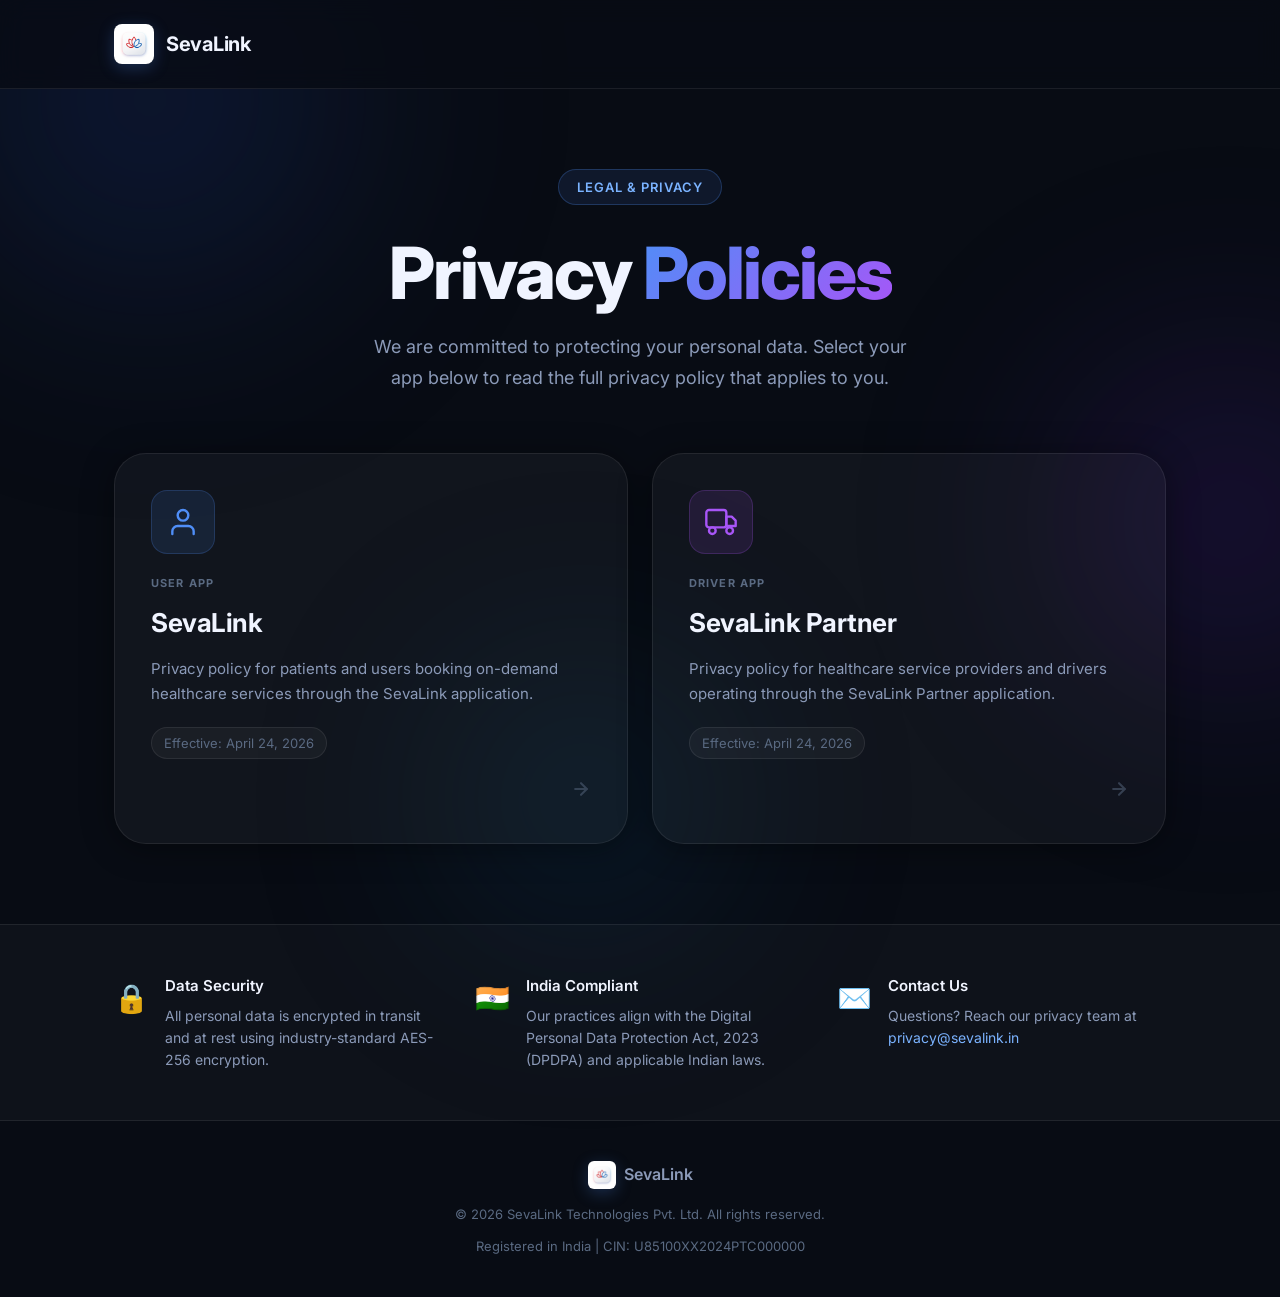
<file: index.html>
<!DOCTYPE html>
<html lang="en">
<head>
  <meta charset="UTF-8" />
  <meta name="viewport" content="width=device-width, initial-scale=1.0" />
  <title>SevaLink – Privacy Policy</title>
  <meta name="description" content="Privacy policies for SevaLink and SevaLink Partner. We are committed to protecting your privacy and personal data." />
  <link rel="preconnect" href="https://fonts.googleapis.com" />
  <link rel="preconnect" href="https://fonts.gstatic.com" crossorigin />
  <link href="https://fonts.googleapis.com/css2?family=Inter:wght@300;400;500;600;700;800&display=swap" rel="stylesheet" />
  <link rel="stylesheet" href="styles.css" />
</head>
<body>
  <!-- Background orbs -->
  <div class="bg-orb orb-1"></div>
  <div class="bg-orb orb-2"></div>
  <div class="bg-orb orb-3"></div>

  <!-- Header -->
  <header class="site-header">
    <div class="container">
      <div class="logo">
        <div class="logo-icon"><img src="logo.png" alt="SevaLink logo" /></div>
        <span class="logo-text">SevaLink</span>
      </div>
    </div>
  </header>

  <!-- Hero -->
  <section class="hero">
    <div class="container">
      <div class="hero-badge">Legal &amp; Privacy</div>
      <h1 class="hero-title">Privacy <span class="gradient-text">Policies</span></h1>
      <p class="hero-subtitle">
        We are committed to protecting your personal data. Select your app below to read the full privacy policy that applies to you.
      </p>
    </div>
  </section>

  <!-- Cards -->
  <section class="cards-section">
    <div class="container">
      <div class="cards-grid">

        <!-- SevaLink -->
        <a href="app-privacy.html" class="policy-card" id="app-policy-card">
          <div class="card-glow card-glow-blue"></div>
          <div class="card-icon-wrap icon-blue">
            <svg width="32" height="32" viewBox="0 0 24 24" fill="none" stroke="currentColor" stroke-width="1.8" stroke-linecap="round" stroke-linejoin="round">
              <path d="M20 21v-2a4 4 0 0 0-4-4H8a4 4 0 0 0-4 4v2"/>
              <circle cx="12" cy="7" r="4"/>
            </svg>
          </div>
          <div class="card-content">
            <div class="card-tag">User App</div>
            <h2 class="card-title">SevaLink</h2>
            <p class="card-desc">Privacy policy for patients and users booking on-demand healthcare services through the SevaLink application.</p>
            <div class="card-meta">
              <span class="meta-date">Effective: April 24, 2026</span>
            </div>
          </div>
          <div class="card-arrow">
            <svg width="20" height="20" viewBox="0 0 24 24" fill="none" stroke="currentColor" stroke-width="2.5" stroke-linecap="round" stroke-linejoin="round">
              <line x1="5" y1="12" x2="19" y2="12"/>
              <polyline points="12 5 19 12 12 19"/>
            </svg>
          </div>
        </a>

        <!-- SevaLink Partner -->
        <a href="driver-privacy.html" class="policy-card" id="driver-policy-card">
          <div class="card-glow card-glow-purple"></div>
          <div class="card-icon-wrap icon-purple">
            <svg width="32" height="32" viewBox="0 0 24 24" fill="none" stroke="currentColor" stroke-width="1.8" stroke-linecap="round" stroke-linejoin="round">
              <rect x="1" y="3" width="15" height="13" rx="2"/>
              <path d="M16 8h4l3 3v4h-7V8z"/>
              <circle cx="5.5" cy="18.5" r="2.5"/>
              <circle cx="18.5" cy="18.5" r="2.5"/>
            </svg>
          </div>
          <div class="card-content">
            <div class="card-tag">Driver App</div>
            <h2 class="card-title">SevaLink Partner</h2>
            <p class="card-desc">Privacy policy for healthcare service providers and drivers operating through the SevaLink Partner application.</p>
            <div class="card-meta">
              <span class="meta-date">Effective: April 24, 2026</span>
            </div>
          </div>
          <div class="card-arrow">
            <svg width="20" height="20" viewBox="0 0 24 24" fill="none" stroke="currentColor" stroke-width="2.5" stroke-linecap="round" stroke-linejoin="round">
              <line x1="5" y1="12" x2="19" y2="12"/>
              <polyline points="12 5 19 12 12 19"/>
            </svg>
          </div>
        </a>

      </div>
    </div>
  </section>

  <!-- Info Strip -->
  <section class="info-strip">
    <div class="container">
      <div class="info-grid">
        <div class="info-item">
          <div class="info-icon">🔒</div>
          <div>
            <strong>Data Security</strong>
            <p>All personal data is encrypted in transit and at rest using industry-standard AES-256 encryption.</p>
          </div>
        </div>
        <div class="info-item">
          <div class="info-icon">🇮🇳</div>
          <div>
            <strong>India Compliant</strong>
            <p>Our practices align with the Digital Personal Data Protection Act, 2023 (DPDPA) and applicable Indian laws.</p>
          </div>
        </div>
        <div class="info-item">
          <div class="info-icon">✉️</div>
          <div>
            <strong>Contact Us</strong>
            <p>Questions? Reach our privacy team at <a href="mailto:privacy@sevalink.in">privacy@sevalink.in</a></p>
          </div>
        </div>
      </div>
    </div>
  </section>

  <!-- Footer -->
  <footer class="site-footer">
    <div class="container">
      <div class="footer-inner">
        <div class="footer-logo">
          <div class="logo-icon logo-icon-sm"><img src="logo.png" alt="SevaLink logo" /></div>
          <span>SevaLink</span>
        </div>
        <p class="footer-copy">&copy; 2026 SevaLink Technologies Pvt. Ltd. All rights reserved.</p>
        <p class="footer-address">Registered in India | CIN: U85100XX2024PTC000000</p>
      </div>
    </div>
  </footer>
</body>
</html>
</file>
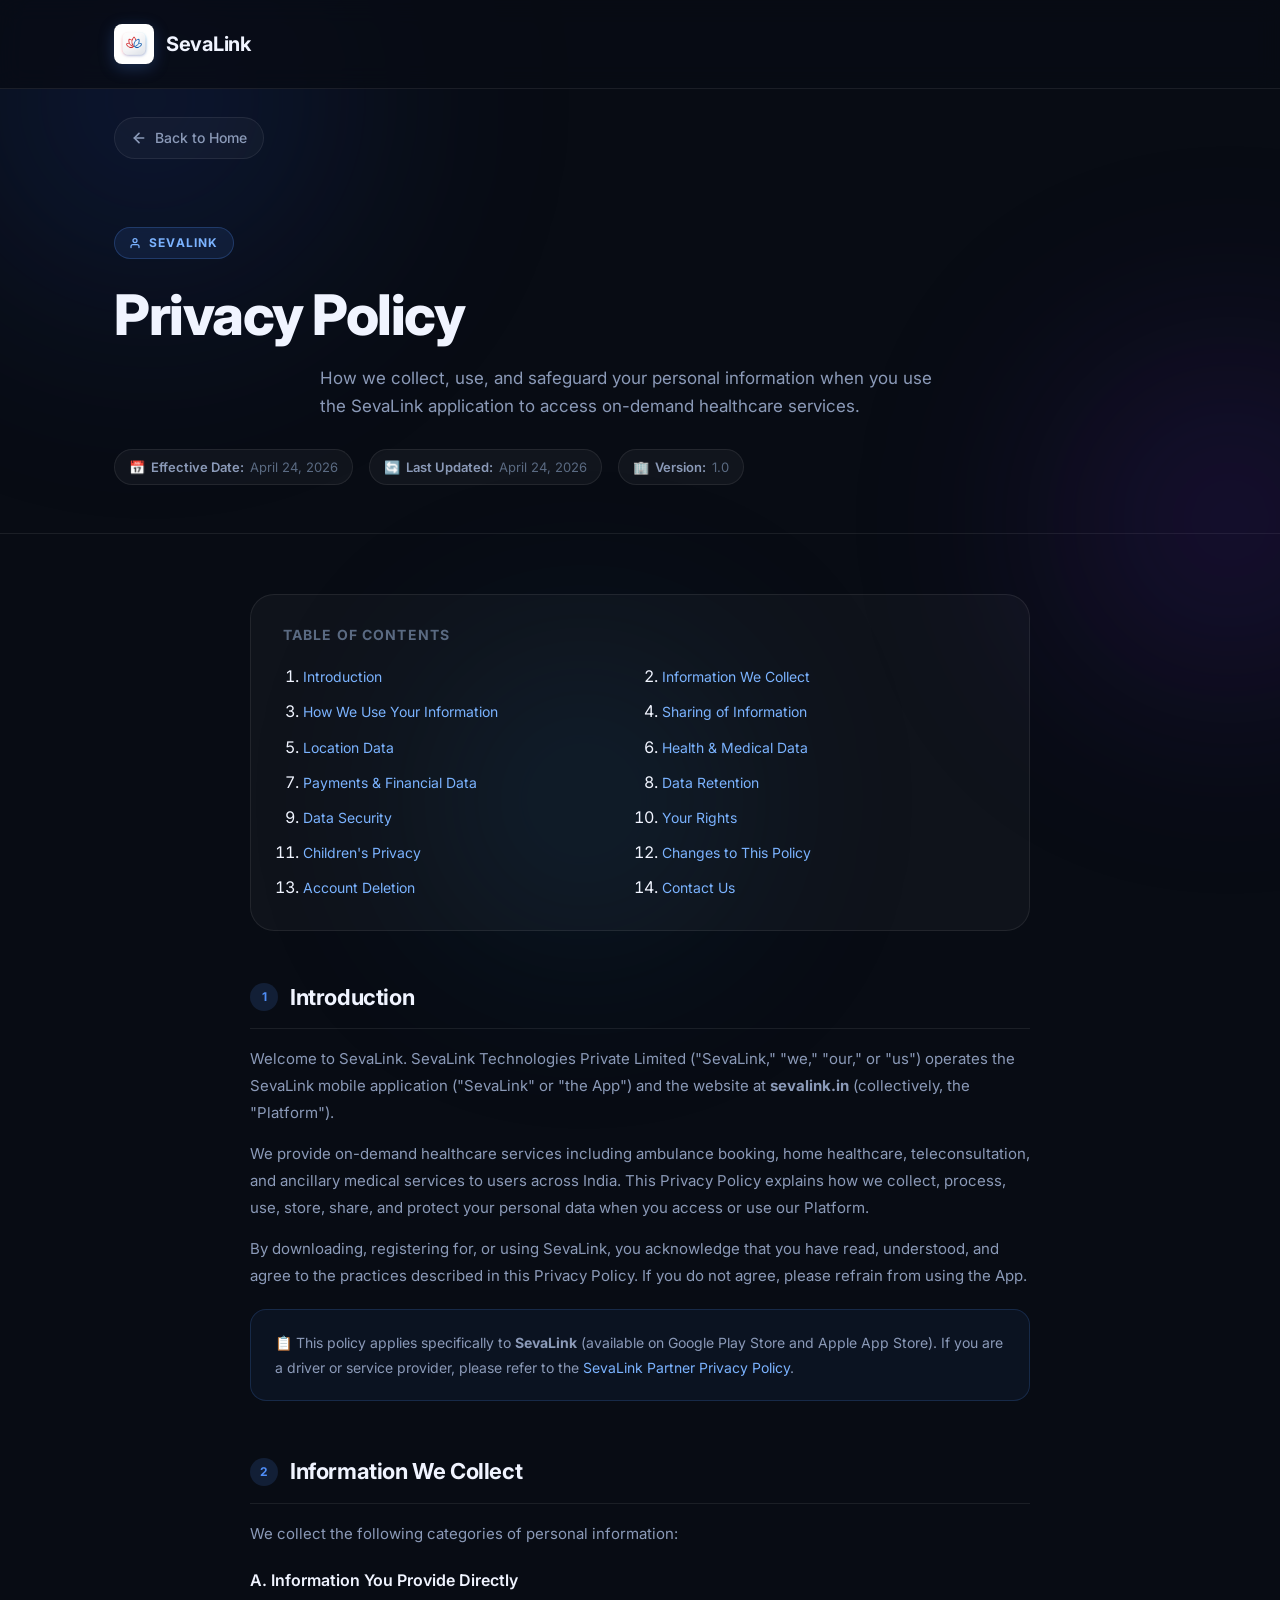
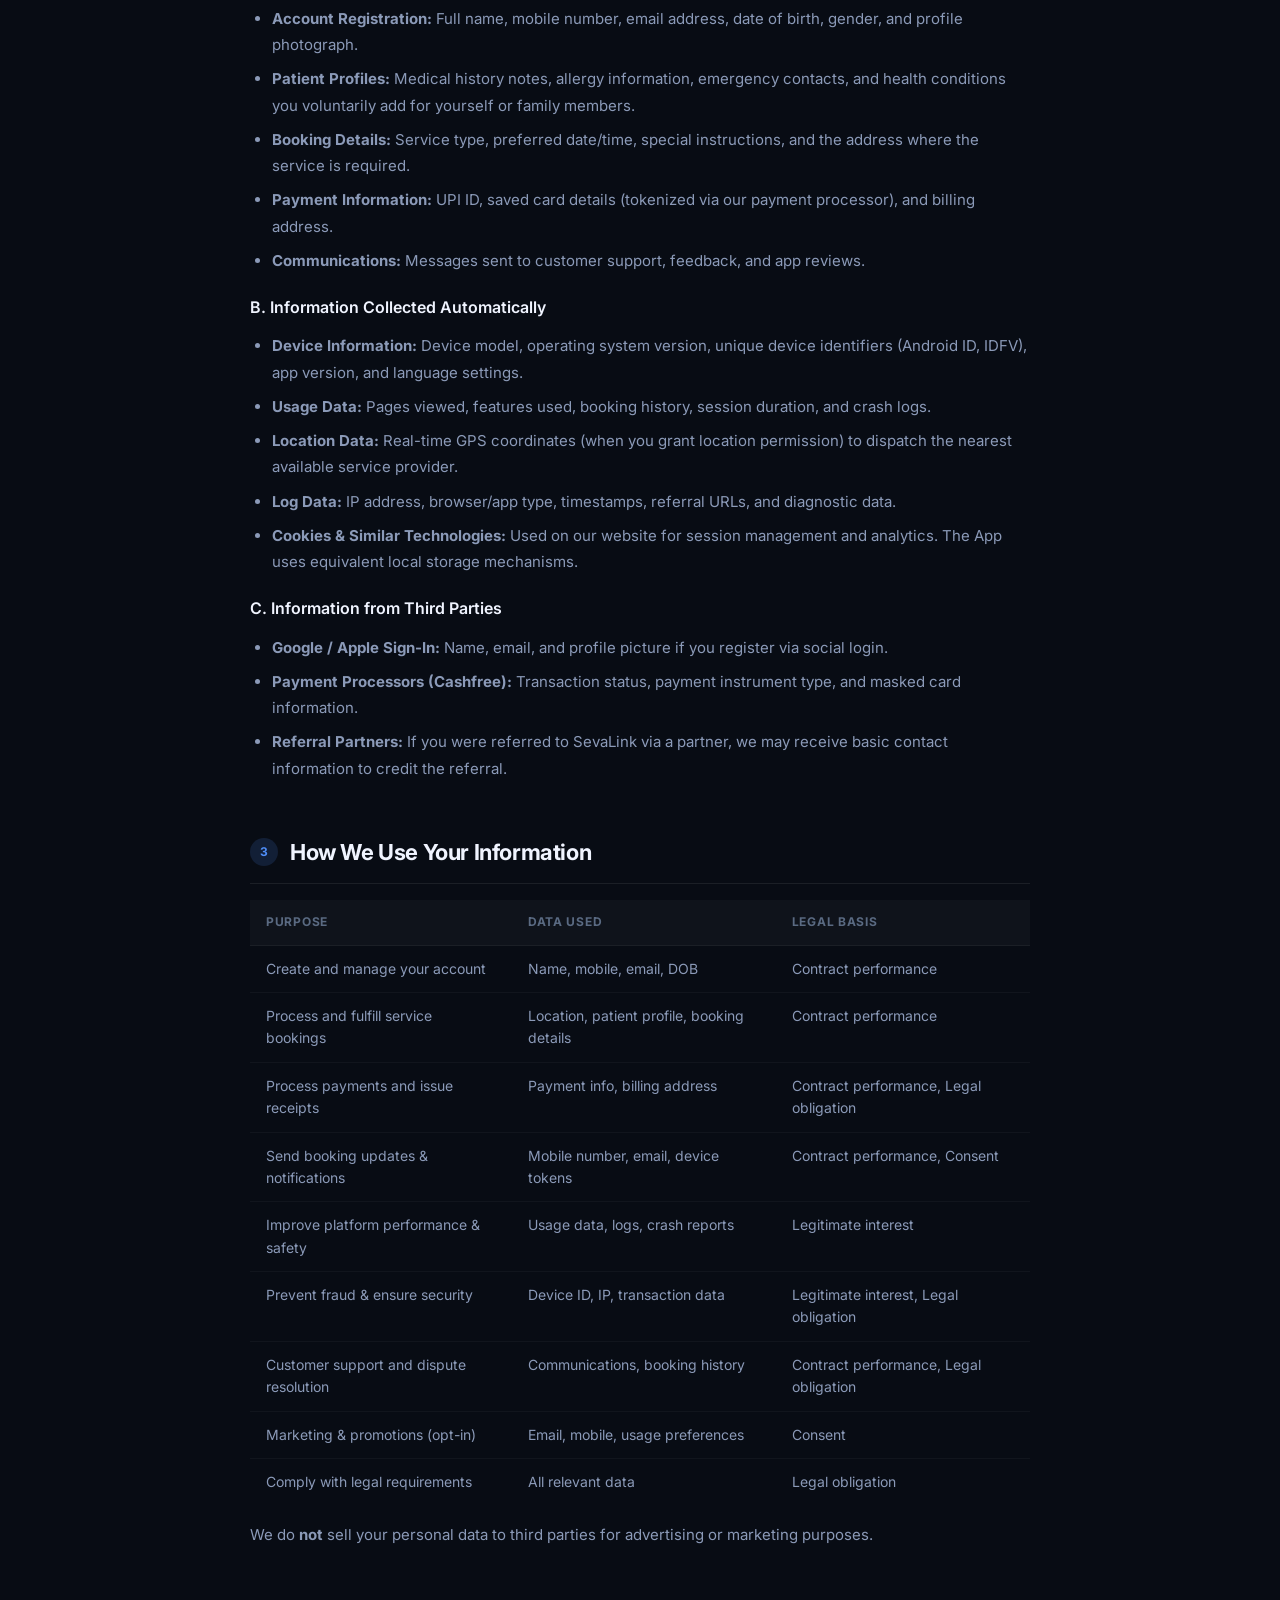
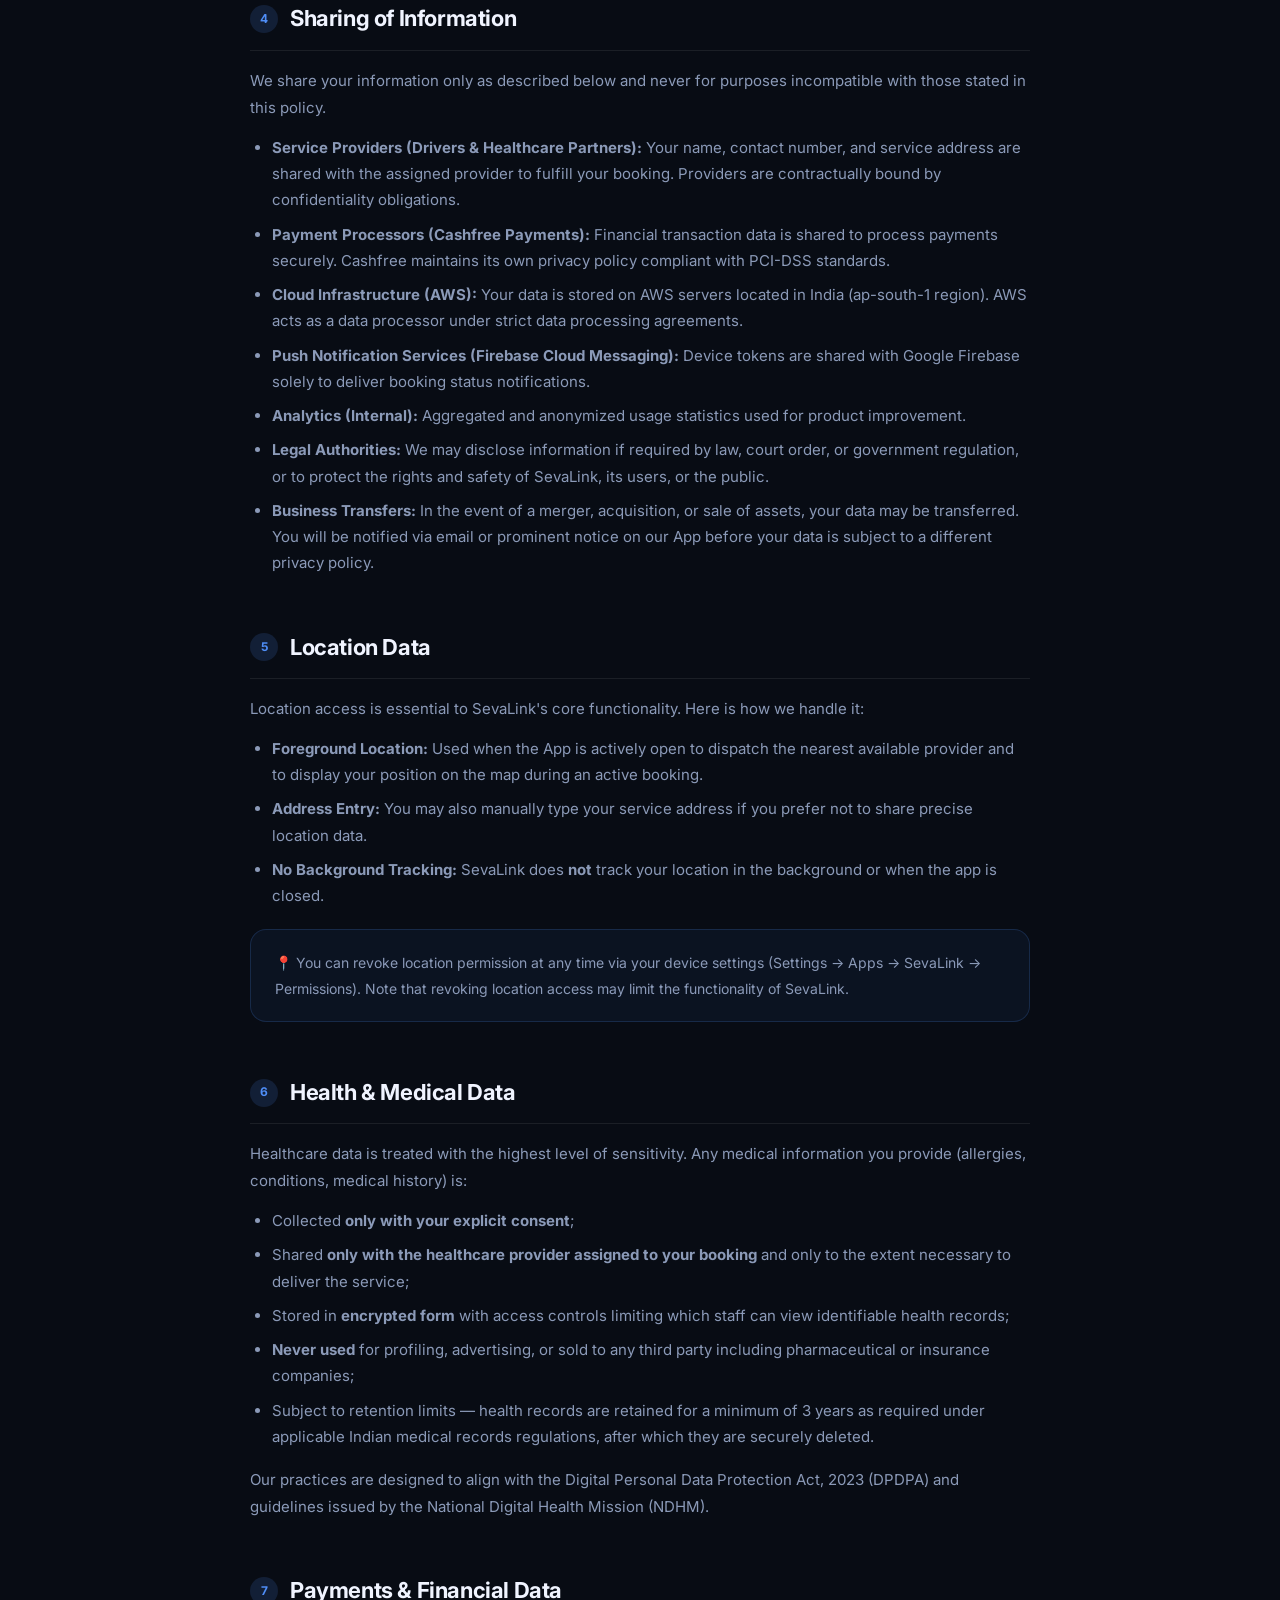
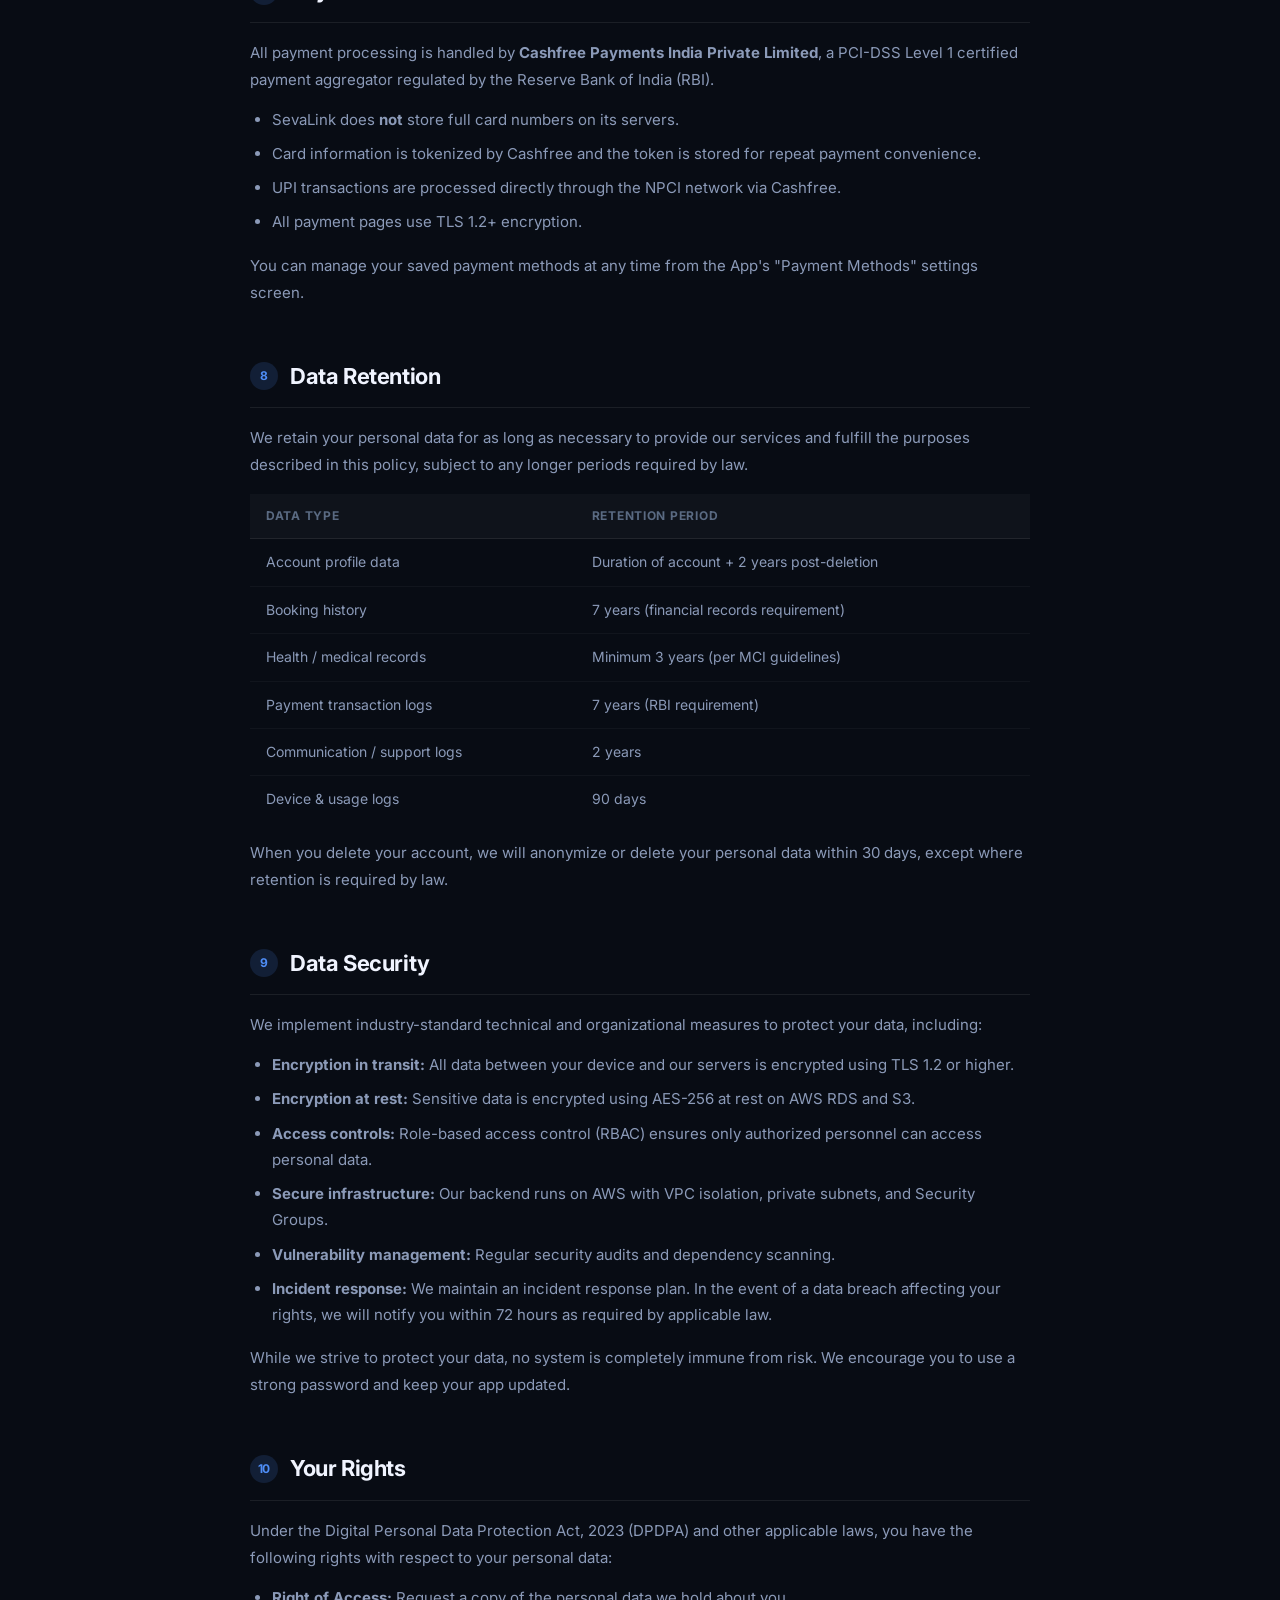
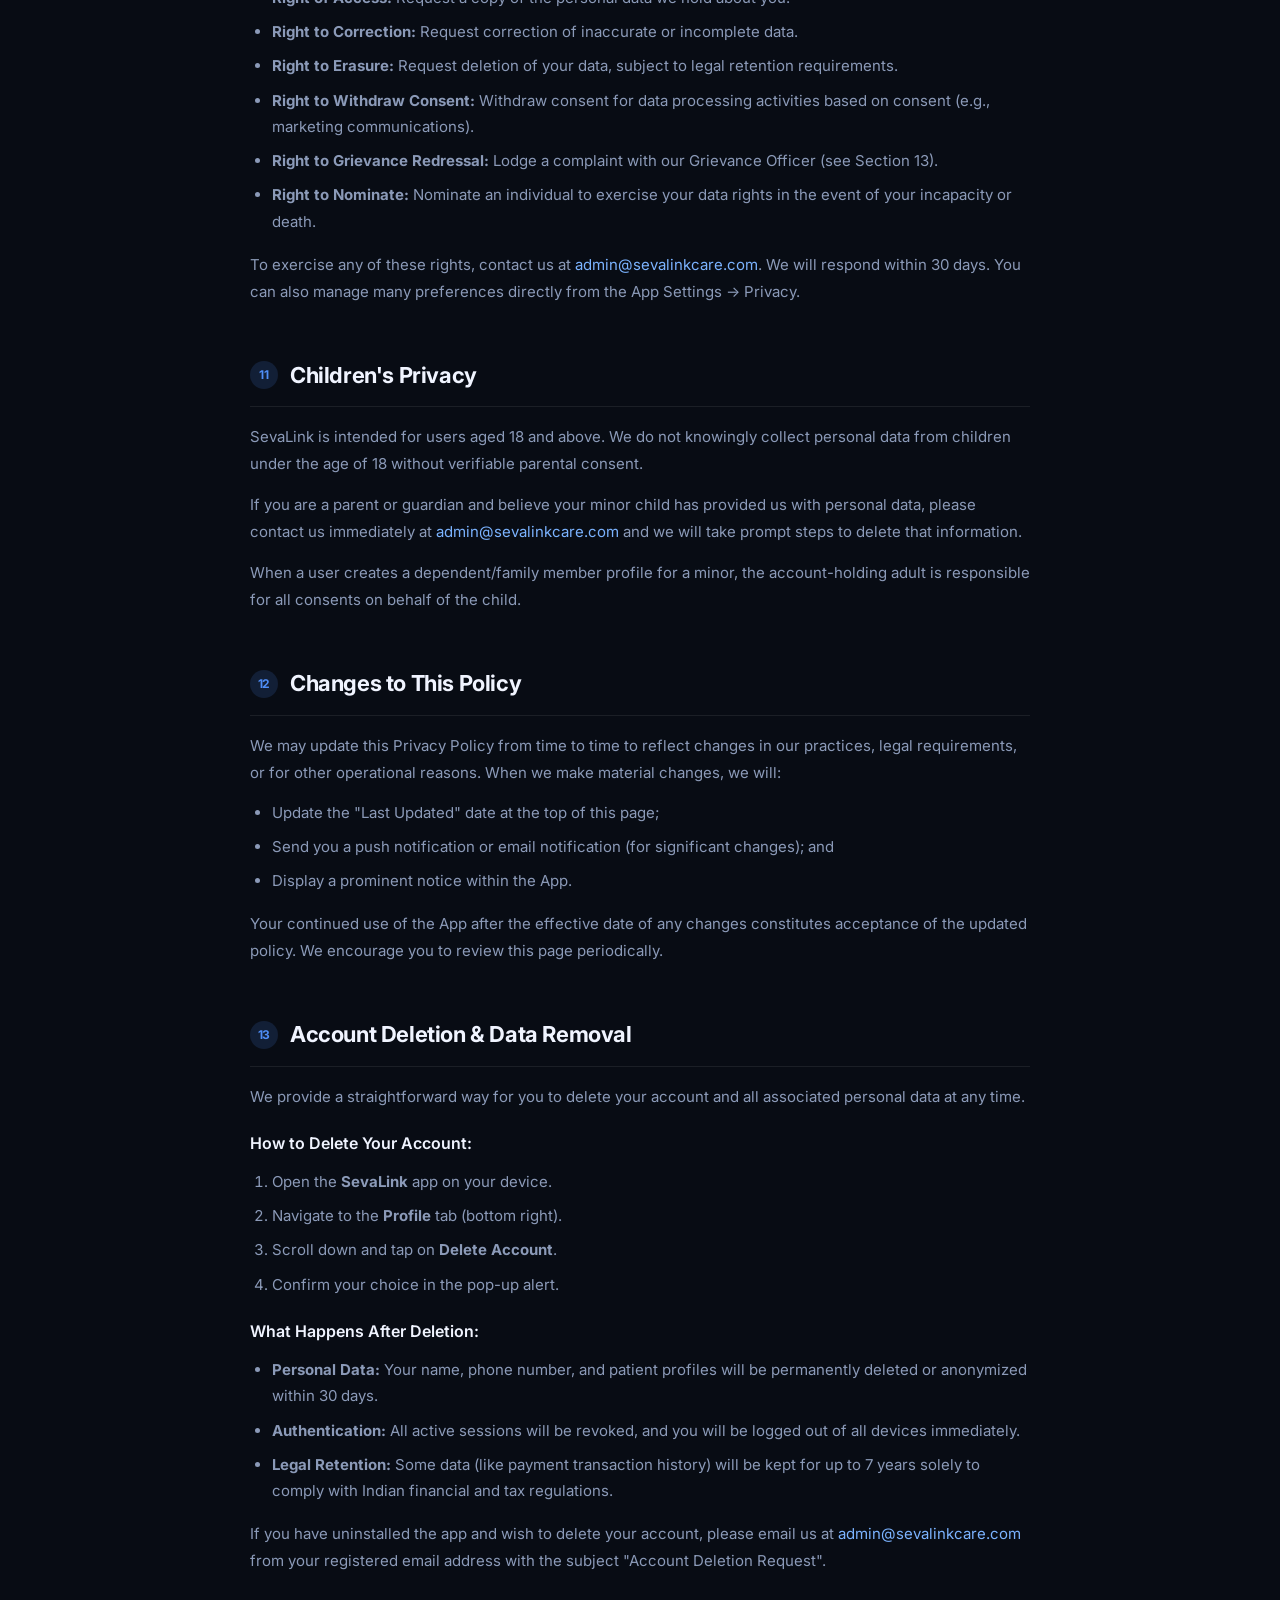
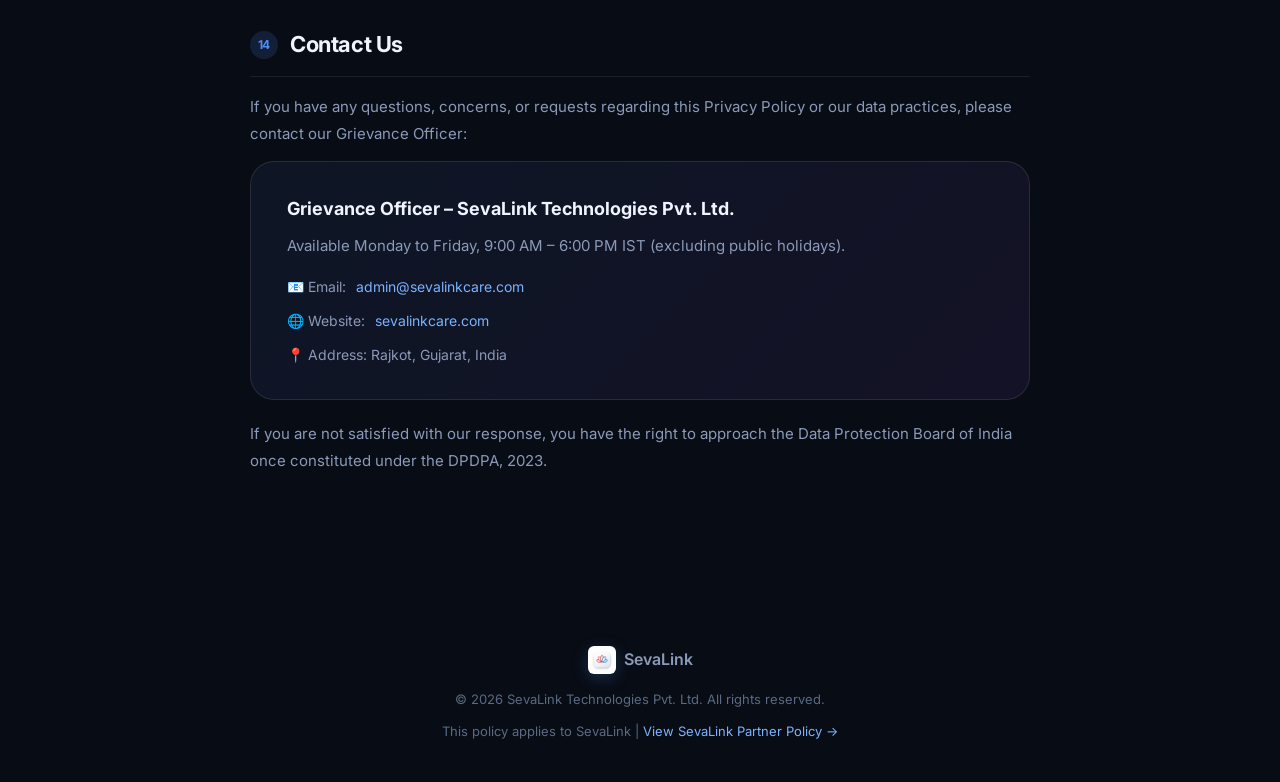
<file: app-privacy.html>
<!DOCTYPE html>
<html lang="en">
<head>
  <meta charset="UTF-8" />
  <meta name="viewport" content="width=device-width, initial-scale=1.0" />
  <title>Privacy Policy – SevaLink</title>
  <meta name="description" content="Privacy Policy for SevaLink. Learn how we collect, use, and protect your personal data when you use our on-demand healthcare platform." />
  <link rel="preconnect" href="https://fonts.googleapis.com" />
  <link rel="preconnect" href="https://fonts.gstatic.com" crossorigin />
  <link href="https://fonts.googleapis.com/css2?family=Inter:wght@300;400;500;600;700;800&display=swap" rel="stylesheet" />
  <link rel="stylesheet" href="styles.css" />
</head>
<body>
  <div class="bg-orb orb-1"></div>
  <div class="bg-orb orb-2"></div>
  <div class="bg-orb orb-3"></div>

  <header class="site-header">
    <div class="container">
      <div class="logo">
        <div class="logo-icon"><img src="logo.png" alt="SevaLink logo" /></div>
        <span class="logo-text">SevaLink</span>
      </div>
    </div>
  </header>

  <div class="container">
    <a href="index.html" class="nav-back" id="back-to-home">
      <svg width="16" height="16" viewBox="0 0 24 24" fill="none" stroke="currentColor" stroke-width="2.5" stroke-linecap="round" stroke-linejoin="round">
        <line x1="19" y1="12" x2="5" y2="12"/><polyline points="12 19 5 12 12 5"/>
      </svg>
      Back to Home
    </a>
  </div>

  <section class="policy-hero">
    <div class="container">
      <div class="policy-app-tag tag-blue">
        <svg width="12" height="12" viewBox="0 0 24 24" fill="none" stroke="currentColor" stroke-width="2.5" stroke-linecap="round" stroke-linejoin="round">
          <path d="M20 21v-2a4 4 0 0 0-4-4H8a4 4 0 0 0-4 4v2"/><circle cx="12" cy="7" r="4"/>
        </svg>
        SevaLink
      </div>
      <h1>Privacy Policy</h1>
      <p class="hero-subtitle">How we collect, use, and safeguard your personal information when you use the SevaLink application to access on-demand healthcare services.</p>
      <div class="policy-meta-row">
        <div class="policy-meta-pill">📅 <strong>Effective Date:</strong> April 24, 2026</div>
        <div class="policy-meta-pill">🔄 <strong>Last Updated:</strong> April 24, 2026</div>
        <div class="policy-meta-pill">🏢 <strong>Version:</strong> 1.0</div>
      </div>
    </div>
  </section>

  <div class="container">
    <div class="policy-body">

      <!-- Table of Contents -->
      <div class="policy-toc">
        <h3>Table of Contents</h3>
        <ol>
          <li><a href="#introduction">Introduction</a></li>
          <li><a href="#information-collected">Information We Collect</a></li>
          <li><a href="#how-we-use">How We Use Your Information</a></li>
          <li><a href="#sharing">Sharing of Information</a></li>
          <li><a href="#location">Location Data</a></li>
          <li><a href="#health-data">Health & Medical Data</a></li>
          <li><a href="#payments">Payments & Financial Data</a></li>
          <li><a href="#retention">Data Retention</a></li>
          <li><a href="#security">Data Security</a></li>
          <li><a href="#your-rights">Your Rights</a></li>
          <li><a href="#children">Children's Privacy</a></li>
          <li><a href="#changes">Changes to This Policy</a></li>
          <li><a href="#delete-account">Account Deletion</a></li>
          <li><a href="#contact">Contact Us</a></li>
        </ol>
      </div>

      <!-- 1. Introduction -->
      <div class="policy-section" id="introduction">
        <h2><span class="section-num num-blue">1</span> Introduction</h2>
        <p>Welcome to SevaLink. SevaLink Technologies Private Limited ("SevaLink," "we," "our," or "us") operates the SevaLink mobile application ("SevaLink" or "the App") and the website at <strong>sevalink.in</strong> (collectively, the "Platform").</p>
        <p>We provide on-demand healthcare services including ambulance booking, home healthcare, teleconsultation, and ancillary medical services to users across India. This Privacy Policy explains how we collect, process, use, store, share, and protect your personal data when you access or use our Platform.</p>
        <p>By downloading, registering for, or using SevaLink, you acknowledge that you have read, understood, and agree to the practices described in this Privacy Policy. If you do not agree, please refrain from using the App.</p>
        <div class="highlight-box">
          <p>📋 This policy applies specifically to <strong>SevaLink</strong> (available on Google Play Store and Apple App Store). If you are a driver or service provider, please refer to the <a href="driver-privacy.html">SevaLink Partner Privacy Policy</a>.</p>
        </div>
      </div>

      <!-- 2. Information We Collect -->
      <div class="policy-section" id="information-collected">
        <h2><span class="section-num num-blue">2</span> Information We Collect</h2>
        <p>We collect the following categories of personal information:</p>

        <h3 style="font-size:16px;font-weight:600;color:var(--text-primary);margin:20px 0 10px;">A. Information You Provide Directly</h3>
        <ul>
          <li><strong>Account Registration:</strong> Full name, mobile number, email address, date of birth, gender, and profile photograph.</li>
          <li><strong>Patient Profiles:</strong> Medical history notes, allergy information, emergency contacts, and health conditions you voluntarily add for yourself or family members.</li>
          <li><strong>Booking Details:</strong> Service type, preferred date/time, special instructions, and the address where the service is required.</li>
          <li><strong>Payment Information:</strong> UPI ID, saved card details (tokenized via our payment processor), and billing address.</li>
          <li><strong>Communications:</strong> Messages sent to customer support, feedback, and app reviews.</li>
        </ul>

        <h3 style="font-size:16px;font-weight:600;color:var(--text-primary);margin:20px 0 10px;">B. Information Collected Automatically</h3>
        <ul>
          <li><strong>Device Information:</strong> Device model, operating system version, unique device identifiers (Android ID, IDFV), app version, and language settings.</li>
          <li><strong>Usage Data:</strong> Pages viewed, features used, booking history, session duration, and crash logs.</li>
          <li><strong>Location Data:</strong> Real-time GPS coordinates (when you grant location permission) to dispatch the nearest available service provider.</li>
          <li><strong>Log Data:</strong> IP address, browser/app type, timestamps, referral URLs, and diagnostic data.</li>
          <li><strong>Cookies & Similar Technologies:</strong> Used on our website for session management and analytics. The App uses equivalent local storage mechanisms.</li>
        </ul>

        <h3 style="font-size:16px;font-weight:600;color:var(--text-primary);margin:20px 0 10px;">C. Information from Third Parties</h3>
        <ul>
          <li><strong>Google / Apple Sign-In:</strong> Name, email, and profile picture if you register via social login.</li>
          <li><strong>Payment Processors (Cashfree):</strong> Transaction status, payment instrument type, and masked card information.</li>
          <li><strong>Referral Partners:</strong> If you were referred to SevaLink via a partner, we may receive basic contact information to credit the referral.</li>
        </ul>
      </div>

      <!-- 3. How We Use Your Information -->
      <div class="policy-section" id="how-we-use">
        <h2><span class="section-num num-blue">3</span> How We Use Your Information</h2>
        <table class="data-table">
          <thead>
            <tr>
              <th>Purpose</th>
              <th>Data Used</th>
              <th>Legal Basis</th>
            </tr>
          </thead>
          <tbody>
            <tr>
              <td>Create and manage your account</td>
              <td>Name, mobile, email, DOB</td>
              <td>Contract performance</td>
            </tr>
            <tr>
              <td>Process and fulfill service bookings</td>
              <td>Location, patient profile, booking details</td>
              <td>Contract performance</td>
            </tr>
            <tr>
              <td>Process payments and issue receipts</td>
              <td>Payment info, billing address</td>
              <td>Contract performance, Legal obligation</td>
            </tr>
            <tr>
              <td>Send booking updates & notifications</td>
              <td>Mobile number, email, device tokens</td>
              <td>Contract performance, Consent</td>
            </tr>
            <tr>
              <td>Improve platform performance & safety</td>
              <td>Usage data, logs, crash reports</td>
              <td>Legitimate interest</td>
            </tr>
            <tr>
              <td>Prevent fraud & ensure security</td>
              <td>Device ID, IP, transaction data</td>
              <td>Legitimate interest, Legal obligation</td>
            </tr>
            <tr>
              <td>Customer support and dispute resolution</td>
              <td>Communications, booking history</td>
              <td>Contract performance, Legal obligation</td>
            </tr>
            <tr>
              <td>Marketing & promotions (opt-in)</td>
              <td>Email, mobile, usage preferences</td>
              <td>Consent</td>
            </tr>
            <tr>
              <td>Comply with legal requirements</td>
              <td>All relevant data</td>
              <td>Legal obligation</td>
            </tr>
          </tbody>
        </table>
        <p>We do <strong>not</strong> sell your personal data to third parties for advertising or marketing purposes.</p>
      </div>

      <!-- 4. Sharing -->
      <div class="policy-section" id="sharing">
        <h2><span class="section-num num-blue">4</span> Sharing of Information</h2>
        <p>We share your information only as described below and never for purposes incompatible with those stated in this policy.</p>
        <ul>
          <li><strong>Service Providers (Drivers & Healthcare Partners):</strong> Your name, contact number, and service address are shared with the assigned provider to fulfill your booking. Providers are contractually bound by confidentiality obligations.</li>
          <li><strong>Payment Processors (Cashfree Payments):</strong> Financial transaction data is shared to process payments securely. Cashfree maintains its own privacy policy compliant with PCI-DSS standards.</li>
          <li><strong>Cloud Infrastructure (AWS):</strong> Your data is stored on AWS servers located in India (ap-south-1 region). AWS acts as a data processor under strict data processing agreements.</li>
          <li><strong>Push Notification Services (Firebase Cloud Messaging):</strong> Device tokens are shared with Google Firebase solely to deliver booking status notifications.</li>
          <li><strong>Analytics (Internal):</strong> Aggregated and anonymized usage statistics used for product improvement.</li>
          <li><strong>Legal Authorities:</strong> We may disclose information if required by law, court order, or government regulation, or to protect the rights and safety of SevaLink, its users, or the public.</li>
          <li><strong>Business Transfers:</strong> In the event of a merger, acquisition, or sale of assets, your data may be transferred. You will be notified via email or prominent notice on our App before your data is subject to a different privacy policy.</li>
        </ul>
      </div>

      <!-- 5. Location Data -->
      <div class="policy-section" id="location">
        <h2><span class="section-num num-blue">5</span> Location Data</h2>
        <p>Location access is essential to SevaLink's core functionality. Here is how we handle it:</p>
        <ul>
          <li><strong>Foreground Location:</strong> Used when the App is actively open to dispatch the nearest available provider and to display your position on the map during an active booking.</li>
          <li><strong>Address Entry:</strong> You may also manually type your service address if you prefer not to share precise location data.</li>
          <li><strong>No Background Tracking:</strong> SevaLink does <strong>not</strong> track your location in the background or when the app is closed.</li>
        </ul>
        <div class="highlight-box">
          <p>📍 You can revoke location permission at any time via your device settings (Settings → Apps → SevaLink → Permissions). Note that revoking location access may limit the functionality of SevaLink.</p>
        </div>
      </div>

      <!-- 6. Health Data -->
      <div class="policy-section" id="health-data">
        <h2><span class="section-num num-blue">6</span> Health &amp; Medical Data</h2>
        <p>Healthcare data is treated with the highest level of sensitivity. Any medical information you provide (allergies, conditions, medical history) is:</p>
        <ul>
          <li>Collected <strong>only with your explicit consent</strong>;</li>
          <li>Shared <strong>only with the healthcare provider assigned to your booking</strong> and only to the extent necessary to deliver the service;</li>
          <li>Stored in <strong>encrypted form</strong> with access controls limiting which staff can view identifiable health records;</li>
          <li><strong>Never used</strong> for profiling, advertising, or sold to any third party including pharmaceutical or insurance companies;</li>
          <li>Subject to retention limits — health records are retained for a minimum of 3 years as required under applicable Indian medical records regulations, after which they are securely deleted.</li>
        </ul>
        <p>Our practices are designed to align with the Digital Personal Data Protection Act, 2023 (DPDPA) and guidelines issued by the National Digital Health Mission (NDHM).</p>
      </div>

      <!-- 7. Payments -->
      <div class="policy-section" id="payments">
        <h2><span class="section-num num-blue">7</span> Payments &amp; Financial Data</h2>
        <p>All payment processing is handled by <strong>Cashfree Payments India Private Limited</strong>, a PCI-DSS Level 1 certified payment aggregator regulated by the Reserve Bank of India (RBI).</p>
        <ul>
          <li>SevaLink does <strong>not</strong> store full card numbers on its servers.</li>
          <li>Card information is tokenized by Cashfree and the token is stored for repeat payment convenience.</li>
          <li>UPI transactions are processed directly through the NPCI network via Cashfree.</li>
          <li>All payment pages use TLS 1.2+ encryption.</li>
        </ul>
        <p>You can manage your saved payment methods at any time from the App's "Payment Methods" settings screen.</p>
      </div>

      <!-- 8. Retention -->
      <div class="policy-section" id="retention">
        <h2><span class="section-num num-blue">8</span> Data Retention</h2>
        <p>We retain your personal data for as long as necessary to provide our services and fulfill the purposes described in this policy, subject to any longer periods required by law.</p>
        <table class="data-table">
          <thead>
            <tr><th>Data Type</th><th>Retention Period</th></tr>
          </thead>
          <tbody>
            <tr><td>Account profile data</td><td>Duration of account + 2 years post-deletion</td></tr>
            <tr><td>Booking history</td><td>7 years (financial records requirement)</td></tr>
            <tr><td>Health / medical records</td><td>Minimum 3 years (per MCI guidelines)</td></tr>
            <tr><td>Payment transaction logs</td><td>7 years (RBI requirement)</td></tr>
            <tr><td>Communication / support logs</td><td>2 years</td></tr>
            <tr><td>Device & usage logs</td><td>90 days</td></tr>
          </tbody>
        </table>
        <p>When you delete your account, we will anonymize or delete your personal data within 30 days, except where retention is required by law.</p>
      </div>

      <!-- 9. Security -->
      <div class="policy-section" id="security">
        <h2><span class="section-num num-blue">9</span> Data Security</h2>
        <p>We implement industry-standard technical and organizational measures to protect your data, including:</p>
        <ul>
          <li><strong>Encryption in transit:</strong> All data between your device and our servers is encrypted using TLS 1.2 or higher.</li>
          <li><strong>Encryption at rest:</strong> Sensitive data is encrypted using AES-256 at rest on AWS RDS and S3.</li>
          <li><strong>Access controls:</strong> Role-based access control (RBAC) ensures only authorized personnel can access personal data.</li>
          <li><strong>Secure infrastructure:</strong> Our backend runs on AWS with VPC isolation, private subnets, and Security Groups.</li>
          <li><strong>Vulnerability management:</strong> Regular security audits and dependency scanning.</li>
          <li><strong>Incident response:</strong> We maintain an incident response plan. In the event of a data breach affecting your rights, we will notify you within 72 hours as required by applicable law.</li>
        </ul>
        <p>While we strive to protect your data, no system is completely immune from risk. We encourage you to use a strong password and keep your app updated.</p>
      </div>

      <!-- 10. Your Rights -->
      <div class="policy-section" id="your-rights">
        <h2><span class="section-num num-blue">10</span> Your Rights</h2>
        <p>Under the Digital Personal Data Protection Act, 2023 (DPDPA) and other applicable laws, you have the following rights with respect to your personal data:</p>
        <ul>
          <li><strong>Right of Access:</strong> Request a copy of the personal data we hold about you.</li>
          <li><strong>Right to Correction:</strong> Request correction of inaccurate or incomplete data.</li>
          <li><strong>Right to Erasure:</strong> Request deletion of your data, subject to legal retention requirements.</li>
          <li><strong>Right to Withdraw Consent:</strong> Withdraw consent for data processing activities based on consent (e.g., marketing communications).</li>
          <li><strong>Right to Grievance Redressal:</strong> Lodge a complaint with our Grievance Officer (see Section 13).</li>
          <li><strong>Right to Nominate:</strong> Nominate an individual to exercise your data rights in the event of your incapacity or death.</li>
        </ul>
        <p>To exercise any of these rights, contact us at <a href="mailto:admin@sevalinkcare.com">admin@sevalinkcare.com</a>. We will respond within 30 days. You can also manage many preferences directly from the App Settings → Privacy.</p>
      </div>

      <!-- 11. Children -->
      <div class="policy-section" id="children">
        <h2><span class="section-num num-blue">11</span> Children's Privacy</h2>
        <p>SevaLink is intended for users aged 18 and above. We do not knowingly collect personal data from children under the age of 18 without verifiable parental consent.</p>
        <p>If you are a parent or guardian and believe your minor child has provided us with personal data, please contact us immediately at <a href="mailto:admin@sevalinkcare.com">admin@sevalinkcare.com</a> and we will take prompt steps to delete that information.</p>
        <p>When a user creates a dependent/family member profile for a minor, the account-holding adult is responsible for all consents on behalf of the child.</p>
      </div>

      <!-- 12. Changes -->
      <div class="policy-section" id="changes">
        <h2><span class="section-num num-blue">12</span> Changes to This Policy</h2>
        <p>We may update this Privacy Policy from time to time to reflect changes in our practices, legal requirements, or for other operational reasons. When we make material changes, we will:</p>
        <ul>
          <li>Update the "Last Updated" date at the top of this page;</li>
          <li>Send you a push notification or email notification (for significant changes); and</li>
          <li>Display a prominent notice within the App.</li>
        </ul>
        <p>Your continued use of the App after the effective date of any changes constitutes acceptance of the updated policy. We encourage you to review this page periodically.</p>
      </div>

      <!-- 13. Account Deletion -->
      <div class="policy-section" id="delete-account">
        <h2><span class="section-num num-blue">13</span> Account Deletion & Data Removal</h2>
        <p>We provide a straightforward way for you to delete your account and all associated personal data at any time.</p>
        
        <h3 style="font-size:16px;font-weight:600;color:var(--text-primary);margin:20px 0 10px;">How to Delete Your Account:</h3>
        <ol>
          <li>Open the <strong>SevaLink</strong> app on your device.</li>
          <li>Navigate to the <strong>Profile</strong> tab (bottom right).</li>
          <li>Scroll down and tap on <strong>Delete Account</strong>.</li>
          <li>Confirm your choice in the pop-up alert.</li>
        </ol>

        <h3 style="font-size:16px;font-weight:600;color:var(--text-primary);margin:20px 0 10px;">What Happens After Deletion:</h3>
        <ul>
          <li><strong>Personal Data:</strong> Your name, phone number, and patient profiles will be permanently deleted or anonymized within 30 days.</li>
          <li><strong>Authentication:</strong> All active sessions will be revoked, and you will be logged out of all devices immediately.</li>
          <li><strong>Legal Retention:</strong> Some data (like payment transaction history) will be kept for up to 7 years solely to comply with Indian financial and tax regulations.</li>
        </ul>

        <p>If you have uninstalled the app and wish to delete your account, please email us at <a href="mailto:admin@sevalinkcare.com">admin@sevalinkcare.com</a> from your registered email address with the subject "Account Deletion Request".</p>
      </div>

      <!-- 14. Contact -->
      <div class="policy-section" id="contact">
        <h2><span class="section-num num-blue">14</span> Contact Us</h2>
        <p>If you have any questions, concerns, or requests regarding this Privacy Policy or our data practices, please contact our Grievance Officer:</p>
        <div class="contact-card">
          <h3>Grievance Officer – SevaLink Technologies Pvt. Ltd.</h3>
          <p>Available Monday to Friday, 9:00 AM – 6:00 PM IST (excluding public holidays).</p>
          <div class="contact-row">
            <div class="contact-item">📧 Email: <a href="mailto:admin@sevalinkcare.com">admin@sevalinkcare.com</a></div>
            <div class="contact-item">🌐 Website: <a href="https://sevalinkcare.com">sevalinkcare.com</a></div>
            <div class="contact-item">📍 Address: Rajkot, Gujarat, India</div>
          </div>
        </div>
        <p style="margin-top:20px">If you are not satisfied with our response, you have the right to approach the Data Protection Board of India once constituted under the DPDPA, 2023.</p>
      </div>

    </div>
  </div>

  <footer class="site-footer">
    <div class="container">
      <div class="footer-inner">
        <div class="footer-logo">
          <div class="logo-icon logo-icon-sm"><img src="logo.png" alt="SevaLink logo" /></div>
          <span>SevaLink</span>
        </div>
        <p class="footer-copy">&copy; 2026 SevaLink Technologies Pvt. Ltd. All rights reserved.</p>
        <p class="footer-address">This policy applies to SevaLink | <a href="driver-privacy.html" style="color:var(--blue-light);text-decoration:none;">View SevaLink Partner Policy →</a></p>
      </div>
    </div>
  </footer>
</body>
</html>
</file>
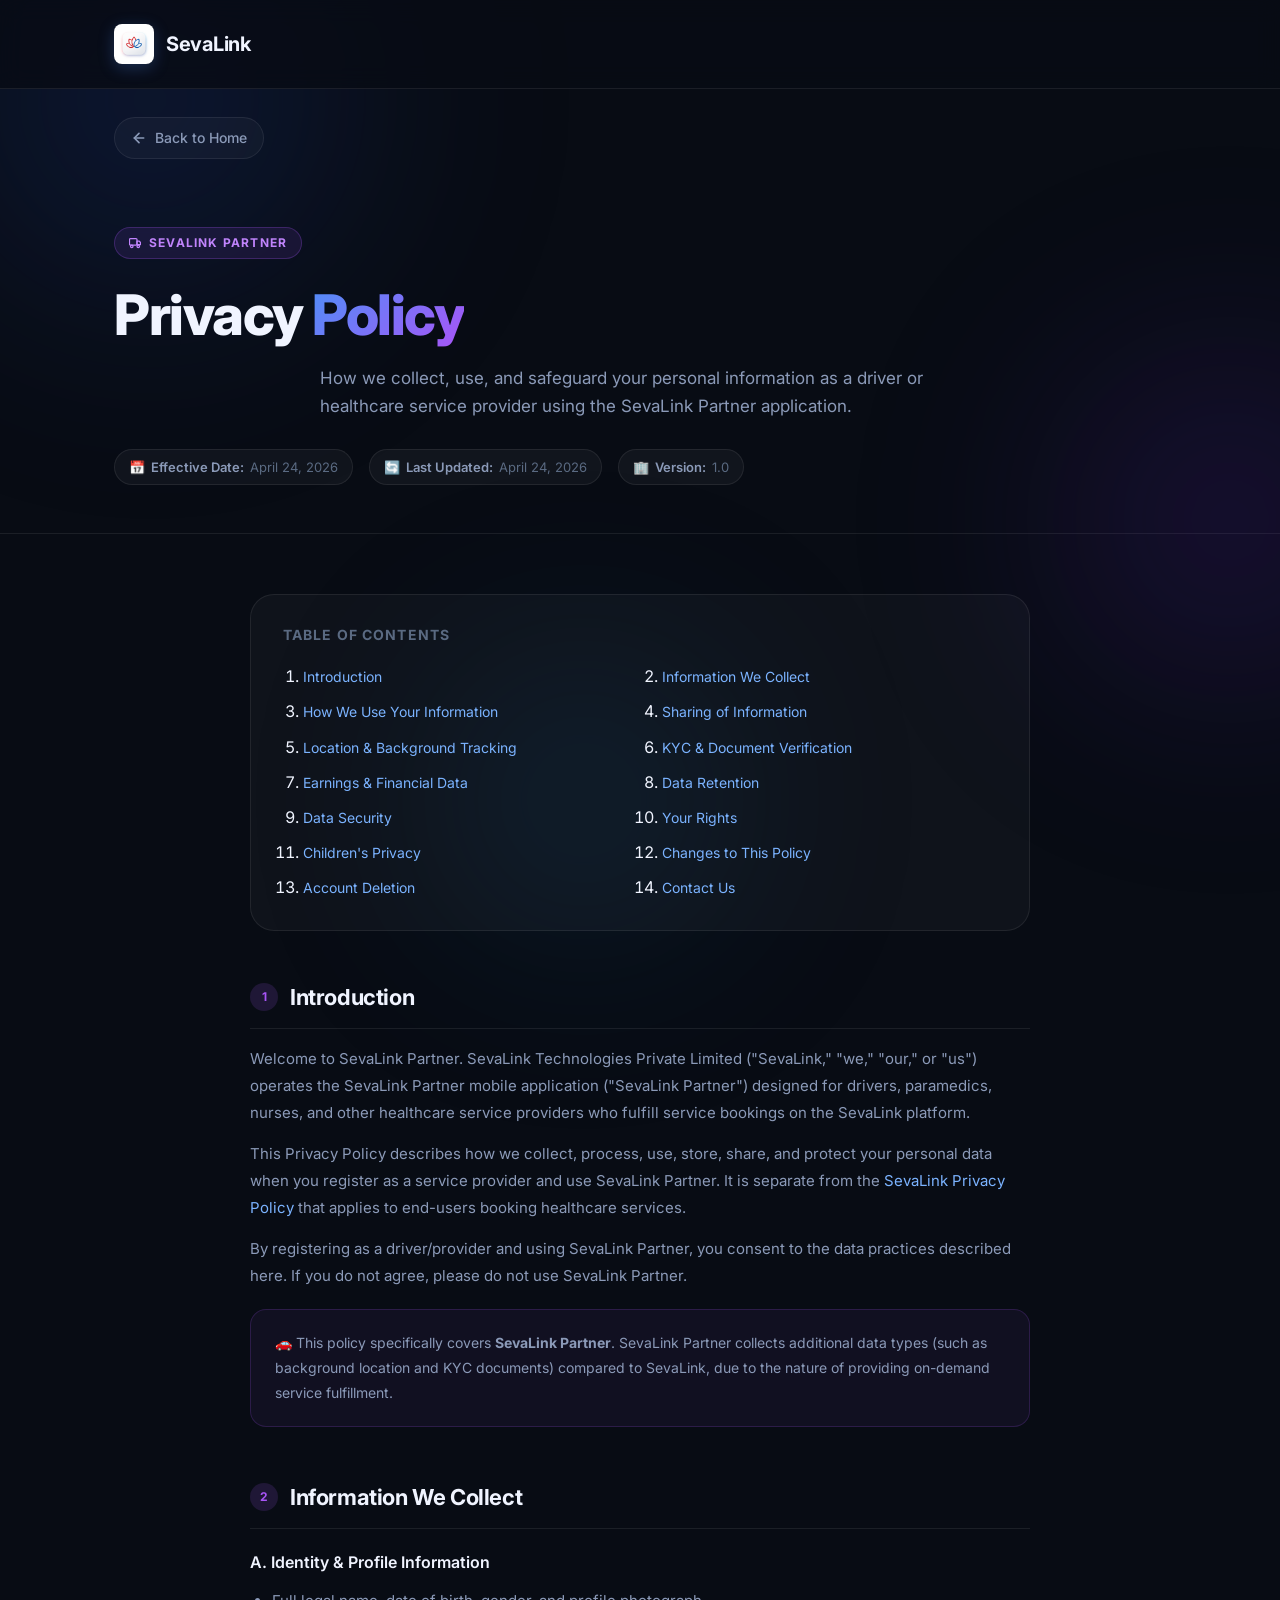
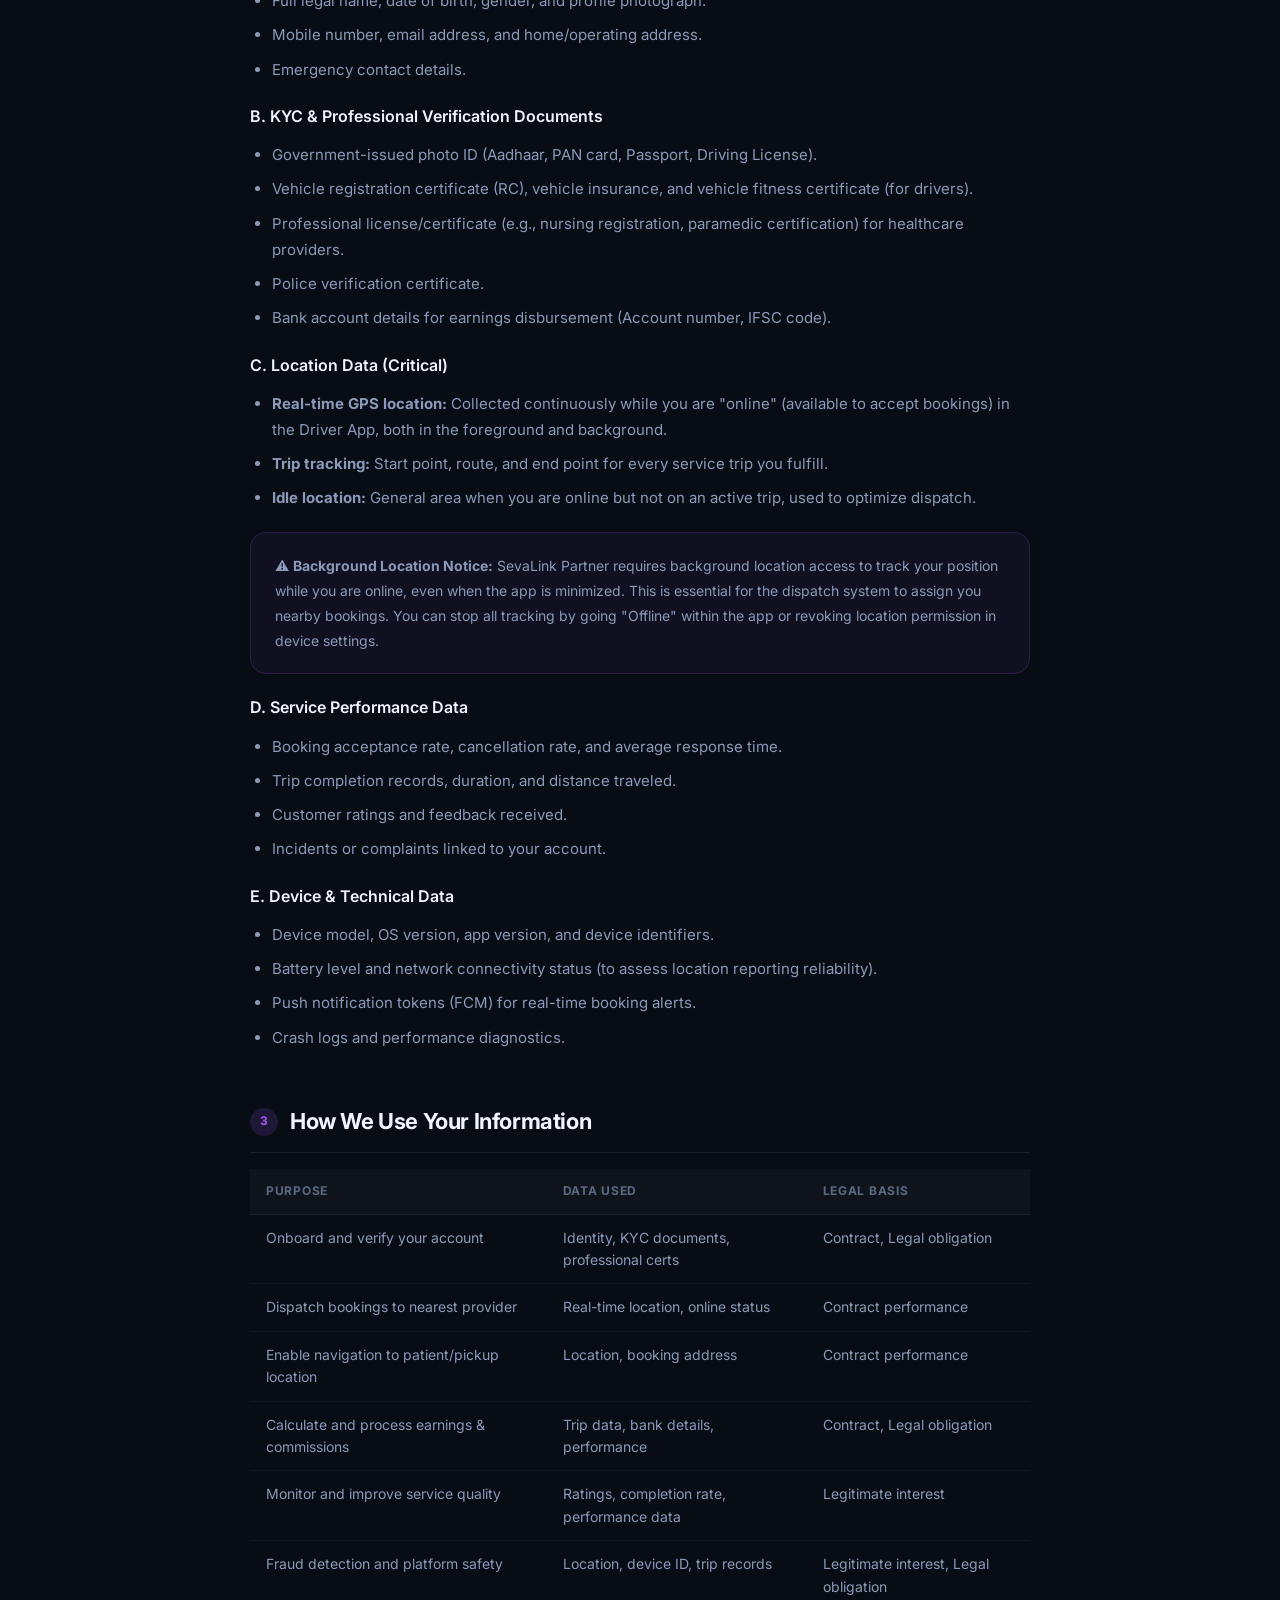
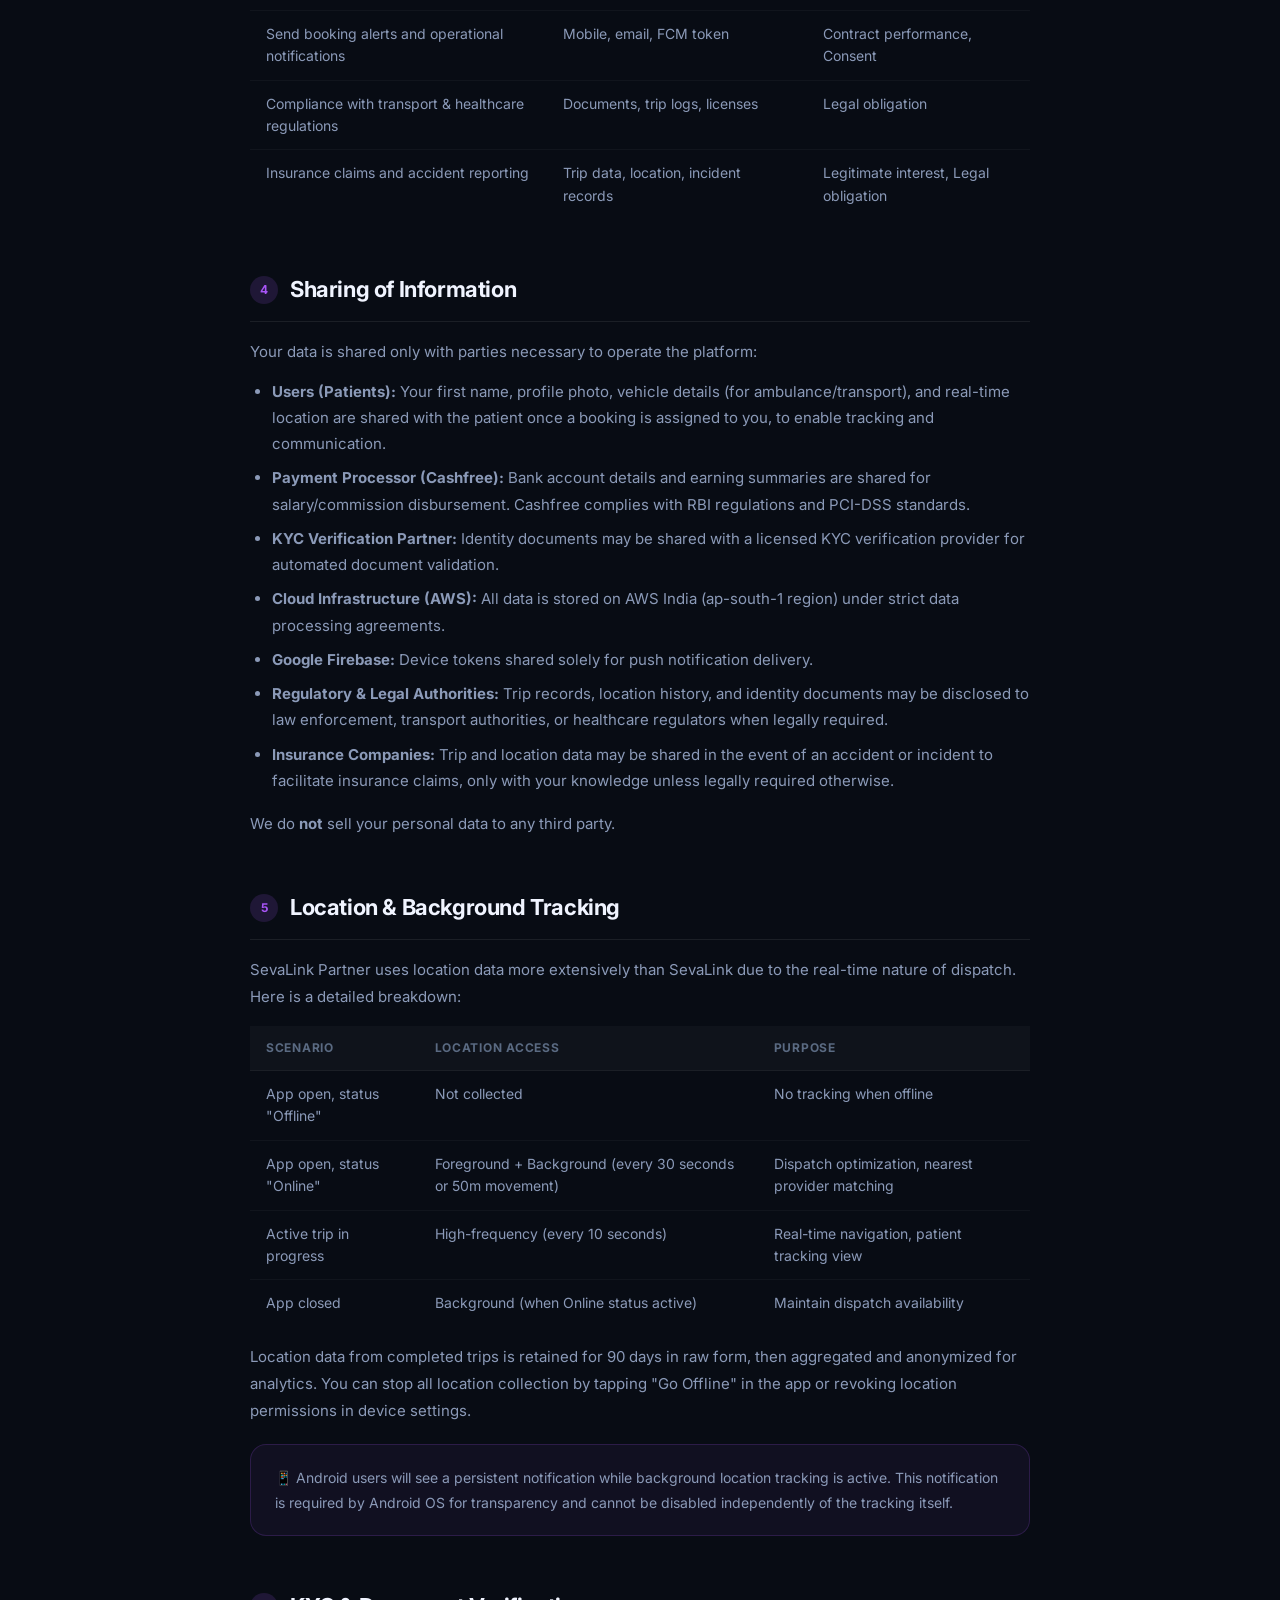
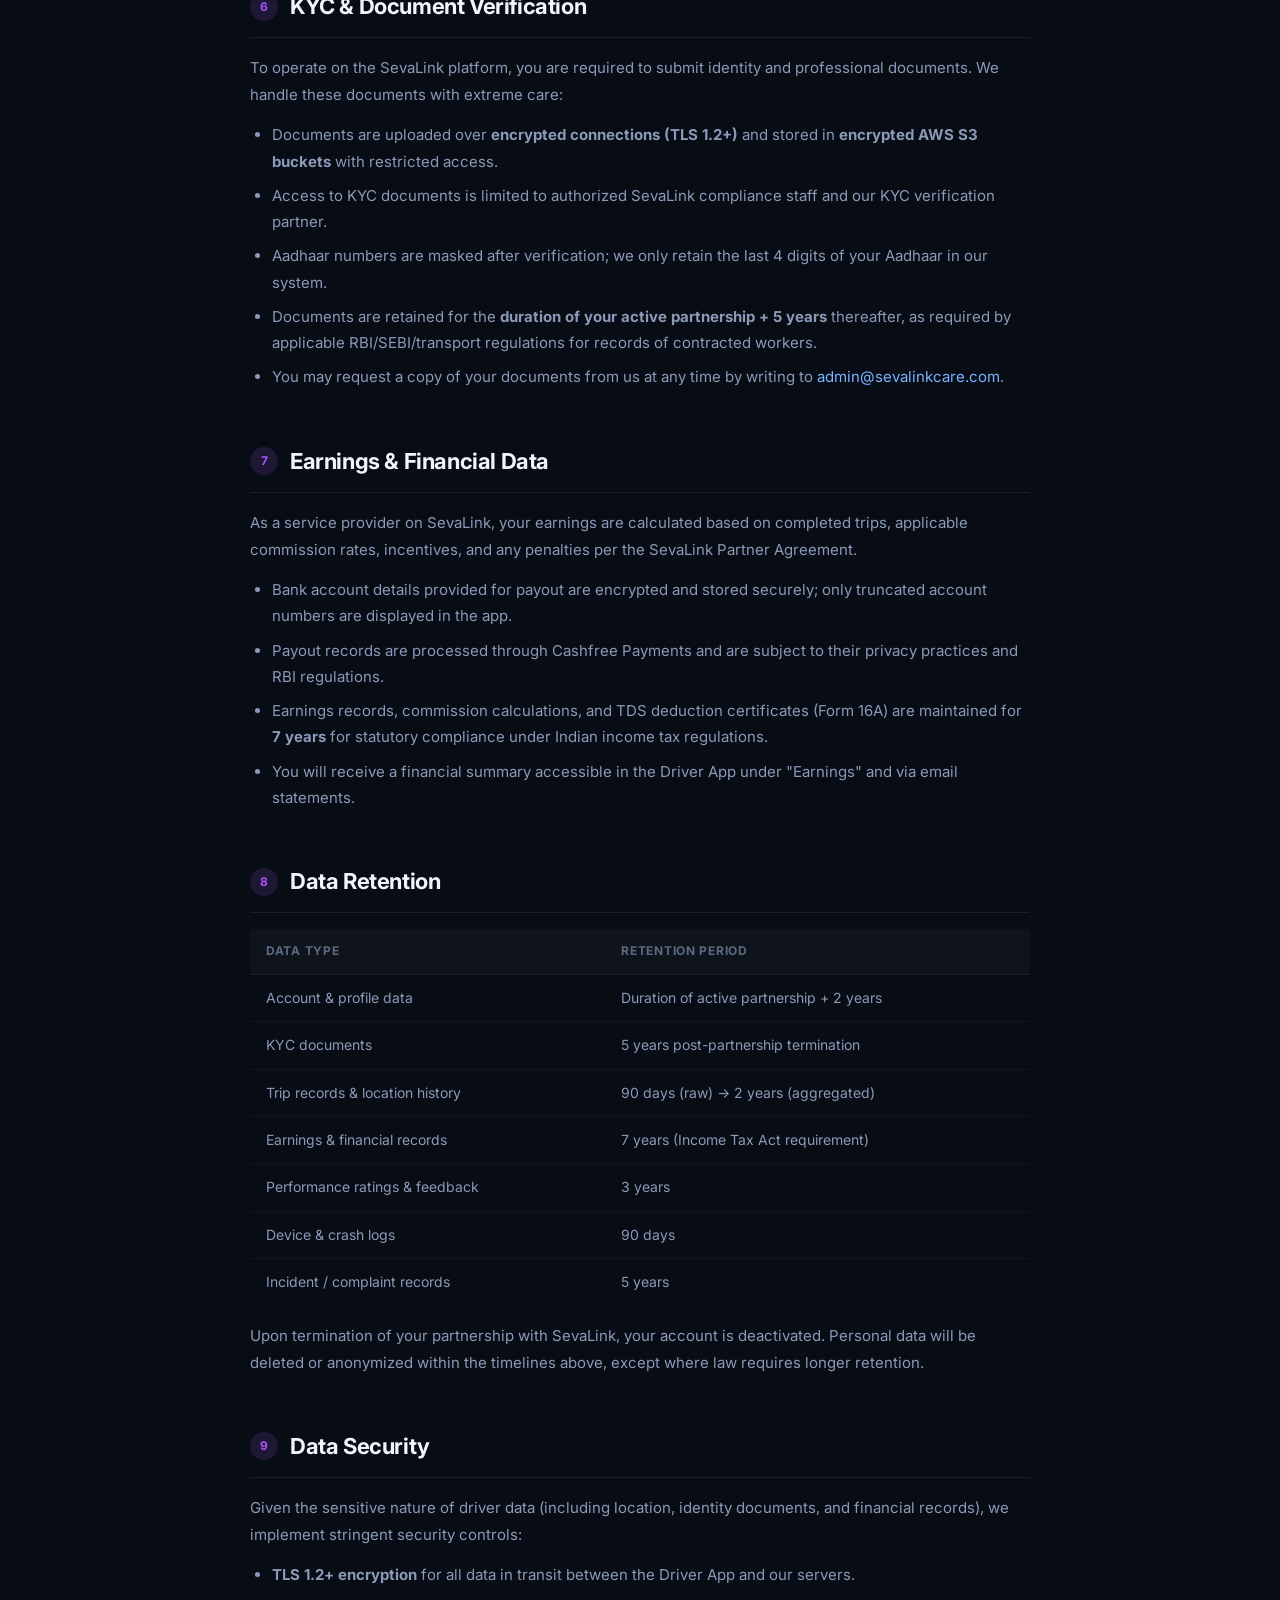
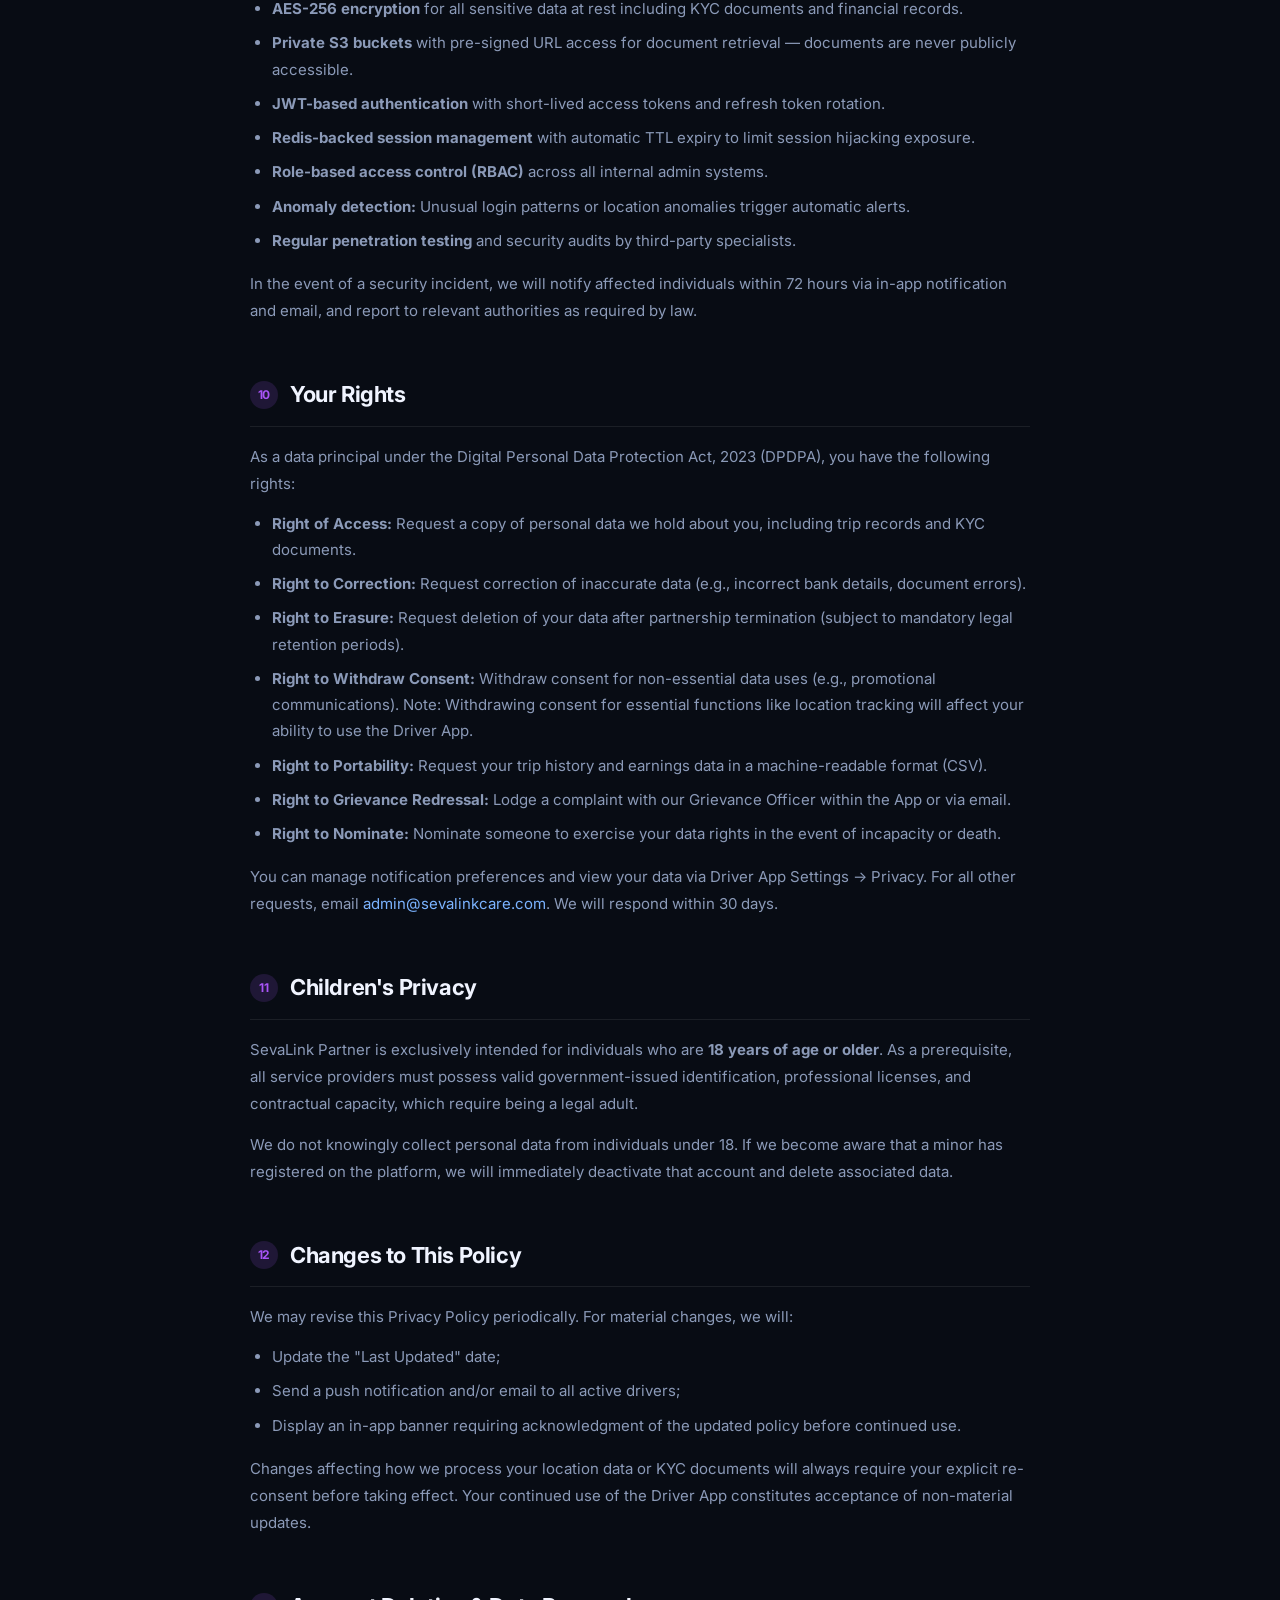
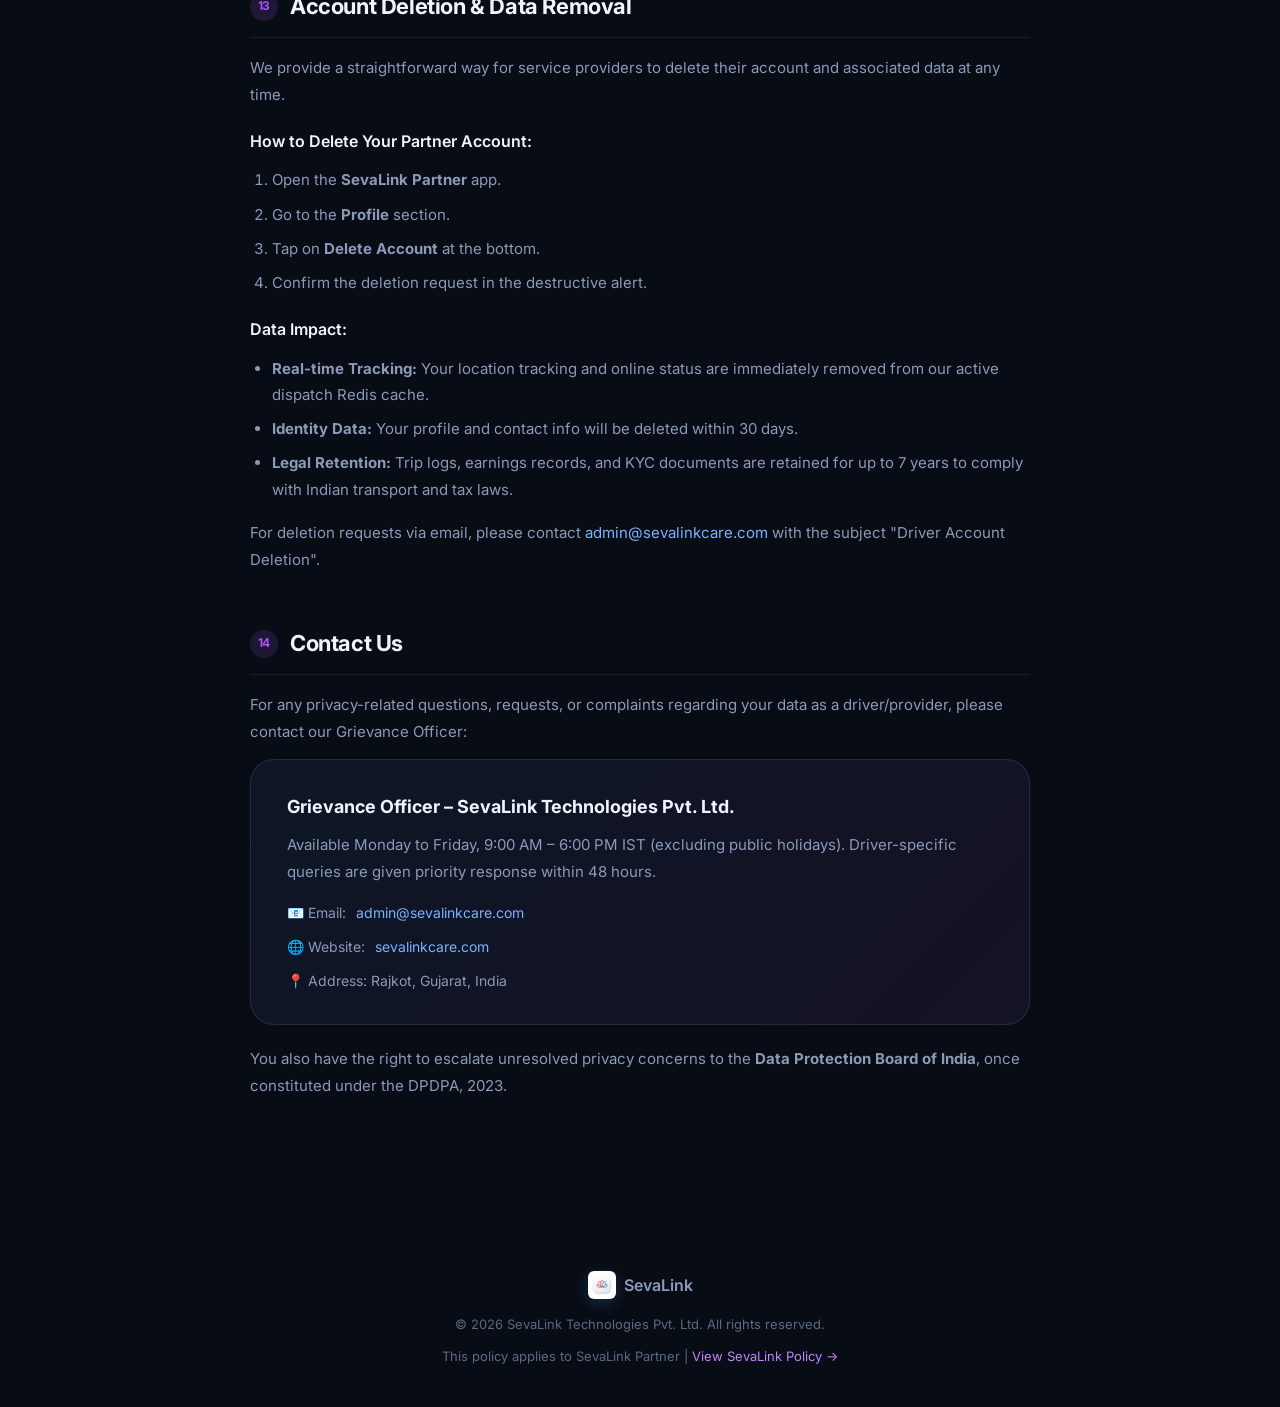
<file: driver-privacy.html>
<!DOCTYPE html>
<html lang="en">
<head>
  <meta charset="UTF-8" />
  <meta name="viewport" content="width=device-width, initial-scale=1.0" />
  <title>Privacy Policy – SevaLink Partner</title>
  <meta name="description" content="Privacy Policy for SevaLink Partner. Learn how we collect, use, and protect your personal data as a driver or healthcare service provider on SevaLink Partner." />
  <link rel="preconnect" href="https://fonts.googleapis.com" />
  <link rel="preconnect" href="https://fonts.gstatic.com" crossorigin />
  <link href="https://fonts.googleapis.com/css2?family=Inter:wght@300;400;500;600;700;800&display=swap" rel="stylesheet" />
  <link rel="stylesheet" href="styles.css" />
</head>
<body>
  <div class="bg-orb orb-1"></div>
  <div class="bg-orb orb-2"></div>
  <div class="bg-orb orb-3"></div>

  <header class="site-header">
    <div class="container">
      <div class="logo">
        <div class="logo-icon"><img src="logo.png" alt="SevaLink logo" /></div>
        <span class="logo-text">SevaLink</span>
      </div>
    </div>
  </header>

  <div class="container">
    <a href="index.html" class="nav-back" id="back-to-home">
      <svg width="16" height="16" viewBox="0 0 24 24" fill="none" stroke="currentColor" stroke-width="2.5" stroke-linecap="round" stroke-linejoin="round">
        <line x1="19" y1="12" x2="5" y2="12"/><polyline points="12 19 5 12 12 5"/>
      </svg>
      Back to Home
    </a>
  </div>

  <section class="policy-hero">
    <div class="container">
      <div class="policy-app-tag tag-purple">
        <svg width="12" height="12" viewBox="0 0 24 24" fill="none" stroke="currentColor" stroke-width="2.5" stroke-linecap="round" stroke-linejoin="round">
          <rect x="1" y="3" width="15" height="13" rx="2"/>
          <path d="M16 8h4l3 3v4h-7V8z"/>
          <circle cx="5.5" cy="18.5" r="2.5"/>
          <circle cx="18.5" cy="18.5" r="2.5"/>
        </svg>
        SevaLink Partner
      </div>
      <h1>Privacy <span class="gradient-text">Policy</span></h1>
      <p class="hero-subtitle">How we collect, use, and safeguard your personal information as a driver or healthcare service provider using the SevaLink Partner application.</p>
      <div class="policy-meta-row">
        <div class="policy-meta-pill">📅 <strong>Effective Date:</strong> April 24, 2026</div>
        <div class="policy-meta-pill">🔄 <strong>Last Updated:</strong> April 24, 2026</div>
        <div class="policy-meta-pill">🏢 <strong>Version:</strong> 1.0</div>
      </div>
    </div>
  </section>

  <div class="container">
    <div class="policy-body">

      <!-- Table of Contents -->
      <div class="policy-toc">
        <h3>Table of Contents</h3>
        <ol>
          <li><a href="#introduction">Introduction</a></li>
          <li><a href="#information-collected">Information We Collect</a></li>
          <li><a href="#how-we-use">How We Use Your Information</a></li>
          <li><a href="#sharing">Sharing of Information</a></li>
          <li><a href="#location">Location &amp; Background Tracking</a></li>
          <li><a href="#documents">KYC &amp; Document Verification</a></li>
          <li><a href="#earnings">Earnings &amp; Financial Data</a></li>
          <li><a href="#retention">Data Retention</a></li>
          <li><a href="#security">Data Security</a></li>
          <li><a href="#your-rights">Your Rights</a></li>
          <li><a href="#children">Children's Privacy</a></li>
          <li><a href="#changes">Changes to This Policy</a></li>
          <li><a href="#delete-account">Account Deletion</a></li>
          <li><a href="#contact">Contact Us</a></li>
        </ol>
      </div>

      <!-- 1. Introduction -->
      <div class="policy-section" id="introduction">
        <h2><span class="section-num num-purple">1</span> Introduction</h2>
        <p>Welcome to SevaLink Partner. SevaLink Technologies Private Limited ("SevaLink," "we," "our," or "us") operates the SevaLink Partner mobile application ("SevaLink Partner") designed for drivers, paramedics, nurses, and other healthcare service providers who fulfill service bookings on the SevaLink platform.</p>
        <p>This Privacy Policy describes how we collect, process, use, store, share, and protect your personal data when you register as a service provider and use SevaLink Partner. It is separate from the <a href="app-privacy.html">SevaLink Privacy Policy</a> that applies to end-users booking healthcare services.</p>
        <p>By registering as a driver/provider and using SevaLink Partner, you consent to the data practices described here. If you do not agree, please do not use SevaLink Partner.</p>
        <div class="highlight-box purple">
          <p>🚗 This policy specifically covers <strong>SevaLink Partner</strong>. SevaLink Partner collects additional data types (such as background location and KYC documents) compared to SevaLink, due to the nature of providing on-demand service fulfillment.</p>
        </div>
      </div>

      <!-- 2. Information We Collect -->
      <div class="policy-section" id="information-collected">
        <h2><span class="section-num num-purple">2</span> Information We Collect</h2>

        <h3 style="font-size:16px;font-weight:600;color:var(--text-primary);margin:20px 0 10px;">A. Identity & Profile Information</h3>
        <ul>
          <li>Full legal name, date of birth, gender, and profile photograph.</li>
          <li>Mobile number, email address, and home/operating address.</li>
          <li>Emergency contact details.</li>
        </ul>

        <h3 style="font-size:16px;font-weight:600;color:var(--text-primary);margin:20px 0 10px;">B. KYC & Professional Verification Documents</h3>
        <ul>
          <li>Government-issued photo ID (Aadhaar, PAN card, Passport, Driving License).</li>
          <li>Vehicle registration certificate (RC), vehicle insurance, and vehicle fitness certificate (for drivers).</li>
          <li>Professional license/certificate (e.g., nursing registration, paramedic certification) for healthcare providers.</li>
          <li>Police verification certificate.</li>
          <li>Bank account details for earnings disbursement (Account number, IFSC code).</li>
        </ul>

        <h3 style="font-size:16px;font-weight:600;color:var(--text-primary);margin:20px 0 10px;">C. Location Data (Critical)</h3>
        <ul>
          <li><strong>Real-time GPS location:</strong> Collected continuously while you are "online" (available to accept bookings) in the Driver App, both in the foreground and background.</li>
          <li><strong>Trip tracking:</strong> Start point, route, and end point for every service trip you fulfill.</li>
          <li><strong>Idle location:</strong> General area when you are online but not on an active trip, used to optimize dispatch.</li>
        </ul>
        <div class="highlight-box purple">
          <p>⚠️ <strong>Background Location Notice:</strong> SevaLink Partner requires background location access to track your position while you are online, even when the app is minimized. This is essential for the dispatch system to assign you nearby bookings. You can stop all tracking by going "Offline" within the app or revoking location permission in device settings.</p>
        </div>

        <h3 style="font-size:16px;font-weight:600;color:var(--text-primary);margin:20px 0 10px;">D. Service Performance Data</h3>
        <ul>
          <li>Booking acceptance rate, cancellation rate, and average response time.</li>
          <li>Trip completion records, duration, and distance traveled.</li>
          <li>Customer ratings and feedback received.</li>
          <li>Incidents or complaints linked to your account.</li>
        </ul>

        <h3 style="font-size:16px;font-weight:600;color:var(--text-primary);margin:20px 0 10px;">E. Device & Technical Data</h3>
        <ul>
          <li>Device model, OS version, app version, and device identifiers.</li>
          <li>Battery level and network connectivity status (to assess location reporting reliability).</li>
          <li>Push notification tokens (FCM) for real-time booking alerts.</li>
          <li>Crash logs and performance diagnostics.</li>
        </ul>
      </div>

      <!-- 3. How We Use Your Information -->
      <div class="policy-section" id="how-we-use">
        <h2><span class="section-num num-purple">3</span> How We Use Your Information</h2>
        <table class="data-table">
          <thead>
            <tr>
              <th>Purpose</th>
              <th>Data Used</th>
              <th>Legal Basis</th>
            </tr>
          </thead>
          <tbody>
            <tr>
              <td>Onboard and verify your account</td>
              <td>Identity, KYC documents, professional certs</td>
              <td>Contract, Legal obligation</td>
            </tr>
            <tr>
              <td>Dispatch bookings to nearest provider</td>
              <td>Real-time location, online status</td>
              <td>Contract performance</td>
            </tr>
            <tr>
              <td>Enable navigation to patient/pickup location</td>
              <td>Location, booking address</td>
              <td>Contract performance</td>
            </tr>
            <tr>
              <td>Calculate and process earnings & commissions</td>
              <td>Trip data, bank details, performance</td>
              <td>Contract, Legal obligation</td>
            </tr>
            <tr>
              <td>Monitor and improve service quality</td>
              <td>Ratings, completion rate, performance data</td>
              <td>Legitimate interest</td>
            </tr>
            <tr>
              <td>Fraud detection and platform safety</td>
              <td>Location, device ID, trip records</td>
              <td>Legitimate interest, Legal obligation</td>
            </tr>
            <tr>
              <td>Send booking alerts and operational notifications</td>
              <td>Mobile, email, FCM token</td>
              <td>Contract performance, Consent</td>
            </tr>
            <tr>
              <td>Compliance with transport & healthcare regulations</td>
              <td>Documents, trip logs, licenses</td>
              <td>Legal obligation</td>
            </tr>
            <tr>
              <td>Insurance claims and accident reporting</td>
              <td>Trip data, location, incident records</td>
              <td>Legitimate interest, Legal obligation</td>
            </tr>
          </tbody>
        </table>
      </div>

      <!-- 4. Sharing -->
      <div class="policy-section" id="sharing">
        <h2><span class="section-num num-purple">4</span> Sharing of Information</h2>
        <p>Your data is shared only with parties necessary to operate the platform:</p>
        <ul>
          <li><strong>Users (Patients):</strong> Your first name, profile photo, vehicle details (for ambulance/transport), and real-time location are shared with the patient once a booking is assigned to you, to enable tracking and communication.</li>
          <li><strong>Payment Processor (Cashfree):</strong> Bank account details and earning summaries are shared for salary/commission disbursement. Cashfree complies with RBI regulations and PCI-DSS standards.</li>
          <li><strong>KYC Verification Partner:</strong> Identity documents may be shared with a licensed KYC verification provider for automated document validation.</li>
          <li><strong>Cloud Infrastructure (AWS):</strong> All data is stored on AWS India (ap-south-1 region) under strict data processing agreements.</li>
          <li><strong>Google Firebase:</strong> Device tokens shared solely for push notification delivery.</li>
          <li><strong>Regulatory & Legal Authorities:</strong> Trip records, location history, and identity documents may be disclosed to law enforcement, transport authorities, or healthcare regulators when legally required.</li>
          <li><strong>Insurance Companies:</strong> Trip and location data may be shared in the event of an accident or incident to facilitate insurance claims, only with your knowledge unless legally required otherwise.</li>
        </ul>
        <p>We do <strong>not</strong> sell your personal data to any third party.</p>
      </div>

      <!-- 5. Location -->
      <div class="policy-section" id="location">
        <h2><span class="section-num num-purple">5</span> Location &amp; Background Tracking</h2>
        <p>SevaLink Partner uses location data more extensively than SevaLink due to the real-time nature of dispatch. Here is a detailed breakdown:</p>

        <table class="data-table">
          <thead>
            <tr><th>Scenario</th><th>Location Access</th><th>Purpose</th></tr>
          </thead>
          <tbody>
            <tr>
              <td>App open, status "Offline"</td>
              <td>Not collected</td>
              <td>No tracking when offline</td>
            </tr>
            <tr>
              <td>App open, status "Online"</td>
              <td>Foreground + Background (every 30 seconds or 50m movement)</td>
              <td>Dispatch optimization, nearest provider matching</td>
            </tr>
            <tr>
              <td>Active trip in progress</td>
              <td>High-frequency (every 10 seconds)</td>
              <td>Real-time navigation, patient tracking view</td>
            </tr>
            <tr>
              <td>App closed</td>
              <td>Background (when Online status active)</td>
              <td>Maintain dispatch availability</td>
            </tr>
          </tbody>
        </table>

        <p>Location data from completed trips is retained for 90 days in raw form, then aggregated and anonymized for analytics. You can stop all location collection by tapping "Go Offline" in the app or revoking location permissions in device settings.</p>
        <div class="highlight-box purple">
          <p>📱 Android users will see a persistent notification while background location tracking is active. This notification is required by Android OS for transparency and cannot be disabled independently of the tracking itself.</p>
        </div>
      </div>

      <!-- 6. KYC Documents -->
      <div class="policy-section" id="documents">
        <h2><span class="section-num num-purple">6</span> KYC &amp; Document Verification</h2>
        <p>To operate on the SevaLink platform, you are required to submit identity and professional documents. We handle these documents with extreme care:</p>
        <ul>
          <li>Documents are uploaded over <strong>encrypted connections (TLS 1.2+)</strong> and stored in <strong>encrypted AWS S3 buckets</strong> with restricted access.</li>
          <li>Access to KYC documents is limited to authorized SevaLink compliance staff and our KYC verification partner.</li>
          <li>Aadhaar numbers are masked after verification; we only retain the last 4 digits of your Aadhaar in our system.</li>
          <li>Documents are retained for the <strong>duration of your active partnership + 5 years</strong> thereafter, as required by applicable RBI/SEBI/transport regulations for records of contracted workers.</li>
          <li>You may request a copy of your documents from us at any time by writing to <a href="mailto:admin@sevalinkcare.com">admin@sevalinkcare.com</a>.</li>
        </ul>
      </div>

      <!-- 7. Earnings -->
      <div class="policy-section" id="earnings">
        <h2><span class="section-num num-purple">7</span> Earnings &amp; Financial Data</h2>
        <p>As a service provider on SevaLink, your earnings are calculated based on completed trips, applicable commission rates, incentives, and any penalties per the SevaLink Partner Agreement.</p>
        <ul>
          <li>Bank account details provided for payout are encrypted and stored securely; only truncated account numbers are displayed in the app.</li>
          <li>Payout records are processed through Cashfree Payments and are subject to their privacy practices and RBI regulations.</li>
          <li>Earnings records, commission calculations, and TDS deduction certificates (Form 16A) are maintained for <strong>7 years</strong> for statutory compliance under Indian income tax regulations.</li>
          <li>You will receive a financial summary accessible in the Driver App under "Earnings" and via email statements.</li>
        </ul>
      </div>

      <!-- 8. Retention -->
      <div class="policy-section" id="retention">
        <h2><span class="section-num num-purple">8</span> Data Retention</h2>
        <table class="data-table">
          <thead>
            <tr><th>Data Type</th><th>Retention Period</th></tr>
          </thead>
          <tbody>
            <tr><td>Account & profile data</td><td>Duration of active partnership + 2 years</td></tr>
            <tr><td>KYC documents</td><td>5 years post-partnership termination</td></tr>
            <tr><td>Trip records & location history</td><td>90 days (raw) → 2 years (aggregated)</td></tr>
            <tr><td>Earnings & financial records</td><td>7 years (Income Tax Act requirement)</td></tr>
            <tr><td>Performance ratings & feedback</td><td>3 years</td></tr>
            <tr><td>Device & crash logs</td><td>90 days</td></tr>
            <tr><td>Incident / complaint records</td><td>5 years</td></tr>
          </tbody>
        </table>
        <p>Upon termination of your partnership with SevaLink, your account is deactivated. Personal data will be deleted or anonymized within the timelines above, except where law requires longer retention.</p>
      </div>

      <!-- 9. Security -->
      <div class="policy-section" id="security">
        <h2><span class="section-num num-purple">9</span> Data Security</h2>
        <p>Given the sensitive nature of driver data (including location, identity documents, and financial records), we implement stringent security controls:</p>
        <ul>
          <li><strong>TLS 1.2+ encryption</strong> for all data in transit between the Driver App and our servers.</li>
          <li><strong>AES-256 encryption</strong> for all sensitive data at rest including KYC documents and financial records.</li>
          <li><strong>Private S3 buckets</strong> with pre-signed URL access for document retrieval — documents are never publicly accessible.</li>
          <li><strong>JWT-based authentication</strong> with short-lived access tokens and refresh token rotation.</li>
          <li><strong>Redis-backed session management</strong> with automatic TTL expiry to limit session hijacking exposure.</li>
          <li><strong>Role-based access control (RBAC)</strong> across all internal admin systems.</li>
          <li><strong>Anomaly detection:</strong> Unusual login patterns or location anomalies trigger automatic alerts.</li>
          <li><strong>Regular penetration testing</strong> and security audits by third-party specialists.</li>
        </ul>
        <p>In the event of a security incident, we will notify affected individuals within 72 hours via in-app notification and email, and report to relevant authorities as required by law.</p>
      </div>

      <!-- 10. Your Rights -->
      <div class="policy-section" id="your-rights">
        <h2><span class="section-num num-purple">10</span> Your Rights</h2>
        <p>As a data principal under the Digital Personal Data Protection Act, 2023 (DPDPA), you have the following rights:</p>
        <ul>
          <li><strong>Right of Access:</strong> Request a copy of personal data we hold about you, including trip records and KYC documents.</li>
          <li><strong>Right to Correction:</strong> Request correction of inaccurate data (e.g., incorrect bank details, document errors).</li>
          <li><strong>Right to Erasure:</strong> Request deletion of your data after partnership termination (subject to mandatory legal retention periods).</li>
          <li><strong>Right to Withdraw Consent:</strong> Withdraw consent for non-essential data uses (e.g., promotional communications). Note: Withdrawing consent for essential functions like location tracking will affect your ability to use the Driver App.</li>
          <li><strong>Right to Portability:</strong> Request your trip history and earnings data in a machine-readable format (CSV).</li>
          <li><strong>Right to Grievance Redressal:</strong> Lodge a complaint with our Grievance Officer within the App or via email.</li>
          <li><strong>Right to Nominate:</strong> Nominate someone to exercise your data rights in the event of incapacity or death.</li>
        </ul>
        <p>You can manage notification preferences and view your data via Driver App Settings → Privacy. For all other requests, email <a href="mailto:admin@sevalinkcare.com">admin@sevalinkcare.com</a>. We will respond within 30 days.</p>
      </div>

      <!-- 11. Children -->
      <div class="policy-section" id="children">
        <h2><span class="section-num num-purple">11</span> Children's Privacy</h2>
        <p>SevaLink Partner is exclusively intended for individuals who are <strong>18 years of age or older</strong>. As a prerequisite, all service providers must possess valid government-issued identification, professional licenses, and contractual capacity, which require being a legal adult.</p>
        <p>We do not knowingly collect personal data from individuals under 18. If we become aware that a minor has registered on the platform, we will immediately deactivate that account and delete associated data.</p>
      </div>

      <!-- 12. Changes -->
      <div class="policy-section" id="changes">
        <h2><span class="section-num num-purple">12</span> Changes to This Policy</h2>
        <p>We may revise this Privacy Policy periodically. For material changes, we will:</p>
        <ul>
          <li>Update the "Last Updated" date;</li>
          <li>Send a push notification and/or email to all active drivers;</li>
          <li>Display an in-app banner requiring acknowledgment of the updated policy before continued use.</li>
        </ul>
        <p>Changes affecting how we process your location data or KYC documents will always require your explicit re-consent before taking effect. Your continued use of the Driver App constitutes acceptance of non-material updates.</p>
      </div>

      <!-- 13. Account Deletion -->
      <div class="policy-section" id="delete-account">
        <h2><span class="section-num num-purple">13</span> Account Deletion & Data Removal</h2>
        <p>We provide a straightforward way for service providers to delete their account and associated data at any time.</p>
        
        <h3 style="font-size:16px;font-weight:600;color:var(--text-primary);margin:20px 0 10px;">How to Delete Your Partner Account:</h3>
        <ol>
          <li>Open the <strong>SevaLink Partner</strong> app.</li>
          <li>Go to the <strong>Profile</strong> section.</li>
          <li>Tap on <strong>Delete Account</strong> at the bottom.</li>
          <li>Confirm the deletion request in the destructive alert.</li>
        </ol>

        <h3 style="font-size:16px;font-weight:600;color:var(--text-primary);margin:20px 0 10px;">Data Impact:</h3>
        <ul>
          <li><strong>Real-time Tracking:</strong> Your location tracking and online status are immediately removed from our active dispatch Redis cache.</li>
          <li><strong>Identity Data:</strong> Your profile and contact info will be deleted within 30 days.</li>
          <li><strong>Legal Retention:</strong> Trip logs, earnings records, and KYC documents are retained for up to 7 years to comply with Indian transport and tax laws.</li>
        </ul>

        <p>For deletion requests via email, please contact <a href="mailto:admin@sevalinkcare.com">admin@sevalinkcare.com</a> with the subject "Driver Account Deletion".</p>
      </div>

      <!-- 14. Contact -->
      <div class="policy-section" id="contact">
        <h2><span class="section-num num-purple">14</span> Contact Us</h2>
        <p>For any privacy-related questions, requests, or complaints regarding your data as a driver/provider, please contact our Grievance Officer:</p>
        <div class="contact-card">
          <h3>Grievance Officer – SevaLink Technologies Pvt. Ltd.</h3>
          <p>Available Monday to Friday, 9:00 AM – 6:00 PM IST (excluding public holidays). Driver-specific queries are given priority response within 48 hours.</p>
          <div class="contact-row">
            <div class="contact-item">📧 Email: <a href="mailto:admin@sevalinkcare.com">admin@sevalinkcare.com</a></div>
            <div class="contact-item">🌐 Website: <a href="https://sevalinkcare.com">sevalinkcare.com</a></div>
            <div class="contact-item">📍 Address: Rajkot, Gujarat, India</div>
          </div>
        </div>
        <p style="margin-top:20px;">You also have the right to escalate unresolved privacy concerns to the <strong>Data Protection Board of India</strong>, once constituted under the DPDPA, 2023.</p>
      </div>

    </div>
  </div>

  <footer class="site-footer">
    <div class="container">
      <div class="footer-inner">
        <div class="footer-logo">
          <div class="logo-icon logo-icon-sm"><img src="logo.png" alt="SevaLink logo" /></div>
          <span>SevaLink</span>
        </div>
        <p class="footer-copy">&copy; 2026 SevaLink Technologies Pvt. Ltd. All rights reserved.</p>
        <p class="footer-address">This policy applies to SevaLink Partner | <a href="app-privacy.html" style="color:var(--purple-light);text-decoration:none;">View SevaLink Policy →</a></p>
      </div>
    </div>
  </footer>
</body>
</html>
</file>
<file: styles.css>
/* ===========================
   SevaLink Privacy Policy
   Global Stylesheet
   =========================== */

*, *::before, *::after {
  box-sizing: border-box;
  margin: 0;
  padding: 0;
}

:root {
  --bg-primary: #080c14;
  --bg-card: rgba(255, 255, 255, 0.04);
  --bg-card-hover: rgba(255, 255, 255, 0.07);
  --border: rgba(255, 255, 255, 0.08);
  --border-hover: rgba(255, 255, 255, 0.18);

  --blue-primary: #4f8ef7;
  --blue-light: #7bb3ff;
  --blue-glow: rgba(79, 142, 247, 0.15);

  --purple-primary: #a855f7;
  --purple-light: #c084fc;
  --purple-glow: rgba(168, 85, 247, 0.15);

  --text-primary: #f0f4ff;
  --text-secondary: #8b9ab8;
  --text-muted: #5a6a82;

  --font: 'Inter', -apple-system, BlinkMacSystemFont, sans-serif;

  --radius-sm: 8px;
  --radius-md: 16px;
  --radius-lg: 24px;
  --radius-xl: 32px;

  --shadow-card: 0 4px 32px rgba(0, 0, 0, 0.4);
  --shadow-card-hover: 0 8px 48px rgba(0, 0, 0, 0.5);
}

html { scroll-behavior: smooth; }

body {
  font-family: var(--font);
  background-color: var(--bg-primary);
  color: var(--text-primary);
  line-height: 1.7;
  min-height: 100vh;
  overflow-x: hidden;
  position: relative;
}

/* ── Background Orbs ── */
.bg-orb {
  position: fixed;
  border-radius: 50%;
  filter: blur(100px);
  opacity: 0.35;
  pointer-events: none;
  z-index: 0;
}
.orb-1 {
  width: 600px; height: 600px;
  background: radial-gradient(circle, #1e3a8a 0%, transparent 70%);
  top: -200px; left: -150px;
  animation: float1 18s ease-in-out infinite;
}
.orb-2 {
  width: 500px; height: 500px;
  background: radial-gradient(circle, #4c1d95 0%, transparent 70%);
  top: 30%; right: -200px;
  animation: float2 22s ease-in-out infinite;
}
.orb-3 {
  width: 400px; height: 400px;
  background: radial-gradient(circle, #0f4c75 0%, transparent 70%);
  bottom: -100px; left: 30%;
  animation: float3 26s ease-in-out infinite;
}

@keyframes float1 {
  0%, 100% { transform: translate(0, 0) scale(1); }
  33% { transform: translate(40px, 30px) scale(1.05); }
  66% { transform: translate(-20px, 50px) scale(0.98); }
}
@keyframes float2 {
  0%, 100% { transform: translate(0, 0) scale(1); }
  50% { transform: translate(-50px, 40px) scale(1.08); }
}
@keyframes float3 {
  0%, 100% { transform: translate(0, 0); }
  50% { transform: translate(30px, -40px) scale(1.03); }
}

/* ── Container ── */
.container {
  max-width: 1100px;
  margin: 0 auto;
  padding: 0 24px;
  position: relative;
  z-index: 1;
}

/* ── Site Header ── */
.site-header {
  padding: 24px 0;
  border-bottom: 1px solid var(--border);
  backdrop-filter: blur(12px);
  position: sticky;
  top: 0;
  z-index: 100;
  background: rgba(8, 12, 20, 0.8);
}

.logo {
  display: flex;
  align-items: center;
  gap: 12px;
  text-decoration: none;
}

.logo-icon {
  width: 40px; height: 40px;
  border-radius: var(--radius-sm);
  overflow: hidden;
  display: flex;
  align-items: center;
  justify-content: center;
  flex-shrink: 0;
  box-shadow: 0 4px 16px rgba(79, 142, 247, 0.25);
}

.logo-icon img {
  width: 100%;
  height: 100%;
  object-fit: cover;
  display: block;
}

.logo-icon-sm {
  width: 28px; height: 28px;
  border-radius: 6px;
}

.logo-text {
  font-size: 20px;
  font-weight: 700;
  color: var(--text-primary);
  letter-spacing: -0.3px;
}

/* ── Hero ── */
.hero {
  padding: 80px 0 60px;
  text-align: center;
}

.hero-badge {
  display: inline-block;
  background: rgba(79, 142, 247, 0.1);
  border: 1px solid rgba(79, 142, 247, 0.25);
  color: var(--blue-light);
  font-size: 13px;
  font-weight: 600;
  letter-spacing: 0.08em;
  text-transform: uppercase;
  padding: 6px 18px;
  border-radius: 100px;
  margin-bottom: 28px;
}

.hero-title {
  font-size: clamp(40px, 6vw, 72px);
  font-weight: 800;
  letter-spacing: -2px;
  line-height: 1.1;
  margin-bottom: 20px;
  color: var(--text-primary);
}

.gradient-text {
  background: linear-gradient(135deg, #4f8ef7 0%, #a855f7 100%);
  -webkit-background-clip: text;
  -webkit-text-fill-color: transparent;
  background-clip: text;
}

.hero-subtitle {
  font-size: 18px;
  color: var(--text-secondary);
  max-width: 560px;
  margin: 0 auto;
  line-height: 1.7;
}

/* ── Cards Section ── */
.cards-section {
  padding: 0 0 80px;
}

.cards-grid {
  display: grid;
  grid-template-columns: 1fr 1fr;
  gap: 24px;
}

@media (max-width: 700px) {
  .cards-grid { grid-template-columns: 1fr; }
}

.policy-card {
  position: relative;
  display: flex;
  flex-direction: column;
  gap: 20px;
  background: var(--bg-card);
  border: 1px solid var(--border);
  border-radius: var(--radius-xl);
  padding: 36px;
  text-decoration: none;
  color: inherit;
  overflow: hidden;
  transition: all 0.3s ease;
  box-shadow: var(--shadow-card);
}

.policy-card:hover {
  background: var(--bg-card-hover);
  border-color: var(--border-hover);
  box-shadow: var(--shadow-card-hover);
  transform: translateY(-4px);
}

.policy-card:hover .card-arrow {
  transform: translateX(4px);
  opacity: 1;
}

/* Card glow */
.card-glow {
  position: absolute;
  top: -60px;
  right: -60px;
  width: 200px; height: 200px;
  border-radius: 50%;
  filter: blur(60px);
  opacity: 0;
  transition: opacity 0.4s ease;
}
.policy-card:hover .card-glow { opacity: 1; }
.card-glow-blue { background: var(--blue-glow); }
.card-glow-purple { background: var(--purple-glow); }

/* Card icon */
.card-icon-wrap {
  width: 64px; height: 64px;
  border-radius: var(--radius-md);
  display: flex;
  align-items: center;
  justify-content: center;
  flex-shrink: 0;
}
.icon-blue {
  background: rgba(79, 142, 247, 0.12);
  border: 1px solid rgba(79, 142, 247, 0.2);
  color: var(--blue-primary);
}
.icon-purple {
  background: rgba(168, 85, 247, 0.12);
  border: 1px solid rgba(168, 85, 247, 0.2);
  color: var(--purple-primary);
}

.card-content { flex: 1; }

.card-tag {
  font-size: 11px;
  font-weight: 700;
  letter-spacing: 0.1em;
  text-transform: uppercase;
  color: var(--text-muted);
  margin-bottom: 8px;
}

.card-title {
  font-size: 26px;
  font-weight: 700;
  letter-spacing: -0.5px;
  margin-bottom: 12px;
  color: var(--text-primary);
}

.card-desc {
  font-size: 15px;
  color: var(--text-secondary);
  line-height: 1.65;
  margin-bottom: 20px;
}

.card-meta {
  display: flex;
  align-items: center;
  gap: 16px;
}

.meta-date {
  font-size: 13px;
  color: var(--text-muted);
  background: rgba(255,255,255,0.04);
  border: 1px solid var(--border);
  padding: 4px 12px;
  border-radius: 100px;
}

.card-arrow {
  color: var(--text-muted);
  transition: transform 0.3s ease, opacity 0.3s ease;
  opacity: 0.5;
  align-self: flex-end;
}

/* ── Info Strip ── */
.info-strip {
  background: rgba(255,255,255,0.025);
  border-top: 1px solid var(--border);
  border-bottom: 1px solid var(--border);
  padding: 48px 0;
}

.info-grid {
  display: grid;
  grid-template-columns: repeat(3, 1fr);
  gap: 32px;
}

@media (max-width: 800px) {
  .info-grid { grid-template-columns: 1fr; gap: 24px; }
}

.info-item {
  display: flex;
  gap: 16px;
  align-items: flex-start;
}

.info-icon {
  font-size: 28px;
  flex-shrink: 0;
  margin-top: 2px;
}

.info-item strong {
  display: block;
  font-size: 15px;
  font-weight: 600;
  color: var(--text-primary);
  margin-bottom: 6px;
}

.info-item p {
  font-size: 14px;
  color: var(--text-secondary);
  line-height: 1.6;
}

.info-item a {
  color: var(--blue-light);
  text-decoration: none;
  transition: color 0.2s;
}
.info-item a:hover { color: var(--blue-primary); text-decoration: underline; }

/* ── Footer ── */
.site-footer {
  padding: 40px 0;
}

.footer-inner {
  display: flex;
  flex-direction: column;
  align-items: center;
  gap: 10px;
  text-align: center;
}

.footer-logo {
  display: flex;
  align-items: center;
  gap: 8px;
  font-size: 16px;
  font-weight: 600;
  color: var(--text-secondary);
  margin-bottom: 4px;
}

.footer-copy, .footer-address {
  font-size: 13px;
  color: var(--text-muted);
}

/* ===========================
   Privacy Policy Pages
   =========================== */

/* Nav back link */
.nav-back {
  display: inline-flex;
  align-items: center;
  gap: 8px;
  font-size: 14px;
  font-weight: 500;
  color: var(--text-secondary);
  text-decoration: none;
  padding: 8px 16px;
  border: 1px solid var(--border);
  border-radius: 100px;
  background: rgba(255,255,255,0.03);
  transition: all 0.2s ease;
  margin: 28px 0;
}
.nav-back:hover {
  color: var(--text-primary);
  border-color: var(--border-hover);
  background: rgba(255,255,255,0.06);
}
.nav-back svg { flex-shrink: 0; }

/* Policy hero */
.policy-hero {
  padding: 40px 0 48px;
  border-bottom: 1px solid var(--border);
  margin-bottom: 60px;
}

.policy-app-tag {
  display: inline-flex;
  align-items: center;
  gap: 8px;
  font-size: 12px;
  font-weight: 700;
  letter-spacing: 0.1em;
  text-transform: uppercase;
  padding: 5px 14px;
  border-radius: 100px;
  margin-bottom: 24px;
}

.tag-blue { background: rgba(79,142,247,0.1); border: 1px solid rgba(79,142,247,0.25); color: var(--blue-light); }
.tag-purple { background: rgba(168,85,247,0.1); border: 1px solid rgba(168,85,247,0.25); color: var(--purple-light); }

.policy-hero h1 {
  font-size: clamp(32px, 5vw, 56px);
  font-weight: 800;
  letter-spacing: -1.5px;
  line-height: 1.15;
  margin-bottom: 16px;
}

.policy-hero .hero-subtitle {
  text-align: left;
  max-width: 640px;
  font-size: 17px;
}

.policy-meta-row {
  display: flex;
  flex-wrap: wrap;
  gap: 16px;
  margin-top: 28px;
}

.policy-meta-pill {
  display: inline-flex;
  align-items: center;
  gap: 6px;
  font-size: 13px;
  color: var(--text-muted);
  background: rgba(255,255,255,0.04);
  border: 1px solid var(--border);
  padding: 6px 14px;
  border-radius: 100px;
}
.policy-meta-pill strong { color: var(--text-secondary); font-weight: 600; }

/* Policy content */
.policy-body {
  max-width: 780px;
  margin: 0 auto;
  padding-bottom: 80px;
}

.policy-toc {
  background: rgba(255,255,255,0.03);
  border: 1px solid var(--border);
  border-radius: var(--radius-lg);
  padding: 28px 32px;
  margin-bottom: 48px;
}

.policy-toc h3 {
  font-size: 14px;
  font-weight: 700;
  text-transform: uppercase;
  letter-spacing: 0.08em;
  color: var(--text-muted);
  margin-bottom: 16px;
}

.policy-toc ol {
  list-style: decimal;
  padding-left: 20px;
  display: grid;
  grid-template-columns: 1fr 1fr;
  gap: 8px 24px;
}

@media (max-width: 600px) {
  .policy-toc ol { grid-template-columns: 1fr; }
}

.policy-toc li a {
  font-size: 14px;
  color: var(--blue-light);
  text-decoration: none;
  transition: color 0.2s;
}
.policy-toc li a:hover { color: var(--blue-primary); text-decoration: underline; }

/* Sections */
.policy-section {
  margin-bottom: 52px;
  scroll-margin-top: 100px;
}

.policy-section h2 {
  font-size: 22px;
  font-weight: 700;
  letter-spacing: -0.4px;
  color: var(--text-primary);
  margin-bottom: 16px;
  padding-bottom: 12px;
  border-bottom: 1px solid var(--border);
  display: flex;
  align-items: center;
  gap: 12px;
}

.section-num {
  display: inline-flex;
  align-items: center;
  justify-content: center;
  width: 28px; height: 28px;
  border-radius: 50%;
  font-size: 12px;
  font-weight: 700;
  flex-shrink: 0;
}
.num-blue { background: rgba(79,142,247,0.15); color: var(--blue-primary); }
.num-purple { background: rgba(168,85,247,0.15); color: var(--purple-primary); }

.policy-section p {
  font-size: 15px;
  color: var(--text-secondary);
  line-height: 1.8;
  margin-bottom: 14px;
}

.policy-section p:last-child { margin-bottom: 0; }

.policy-section ul, .policy-section ol {
  padding-left: 22px;
  margin: 12px 0 16px;
}

.policy-section li {
  font-size: 15px;
  color: var(--text-secondary);
  line-height: 1.75;
  margin-bottom: 8px;
}

.policy-section a {
  color: var(--blue-light);
  text-decoration: none;
}
.policy-section a:hover { text-decoration: underline; }

/* Highlight box */
.highlight-box {
  background: rgba(79,142,247,0.06);
  border: 1px solid rgba(79,142,247,0.18);
  border-radius: var(--radius-md);
  padding: 20px 24px;
  margin: 20px 0;
}

.highlight-box.purple {
  background: rgba(168,85,247,0.06);
  border-color: rgba(168,85,247,0.18);
}

.highlight-box p {
  font-size: 14px !important;
  color: var(--text-secondary) !important;
  margin: 0 !important;
}

/* Contact Card */
.contact-card {
  background: linear-gradient(135deg, rgba(79,142,247,0.08), rgba(168,85,247,0.08));
  border: 1px solid rgba(255,255,255,0.1);
  border-radius: var(--radius-lg);
  padding: 32px 36px;
  margin-top: 8px;
}

.contact-card h3 {
  font-size: 18px;
  font-weight: 700;
  margin-bottom: 8px;
  color: var(--text-primary);
}

.contact-card p { font-size: 15px; color: var(--text-secondary); margin-bottom: 16px; }

.contact-row {
  display: flex;
  flex-direction: column;
  gap: 10px;
}

.contact-item {
  display: flex;
  align-items: center;
  gap: 10px;
  font-size: 14px;
  color: var(--text-secondary);
}

.contact-item a { color: var(--blue-light); }
.contact-item a:hover { text-decoration: underline; }

/* Data table */
.data-table {
  width: 100%;
  border-collapse: collapse;
  margin: 16px 0;
  font-size: 14px;
}

.data-table th {
  text-align: left;
  padding: 12px 16px;
  font-size: 12px;
  font-weight: 700;
  text-transform: uppercase;
  letter-spacing: 0.06em;
  color: var(--text-muted);
  background: rgba(255,255,255,0.03);
  border-bottom: 1px solid var(--border);
}

.data-table td {
  padding: 12px 16px;
  color: var(--text-secondary);
  border-bottom: 1px solid rgba(255,255,255,0.04);
  vertical-align: top;
  line-height: 1.6;
}

.data-table tr:last-child td { border-bottom: none; }
.data-table tr:hover td { background: rgba(255,255,255,0.02); }

/* Responsive tweaks */
@media (max-width: 600px) {
  .policy-hero h1 { font-size: 30px; }
  .policy-card { padding: 24px; }
  .site-header { padding: 16px 0; }
  .hero { padding: 50px 0 40px; }
}
</file>
